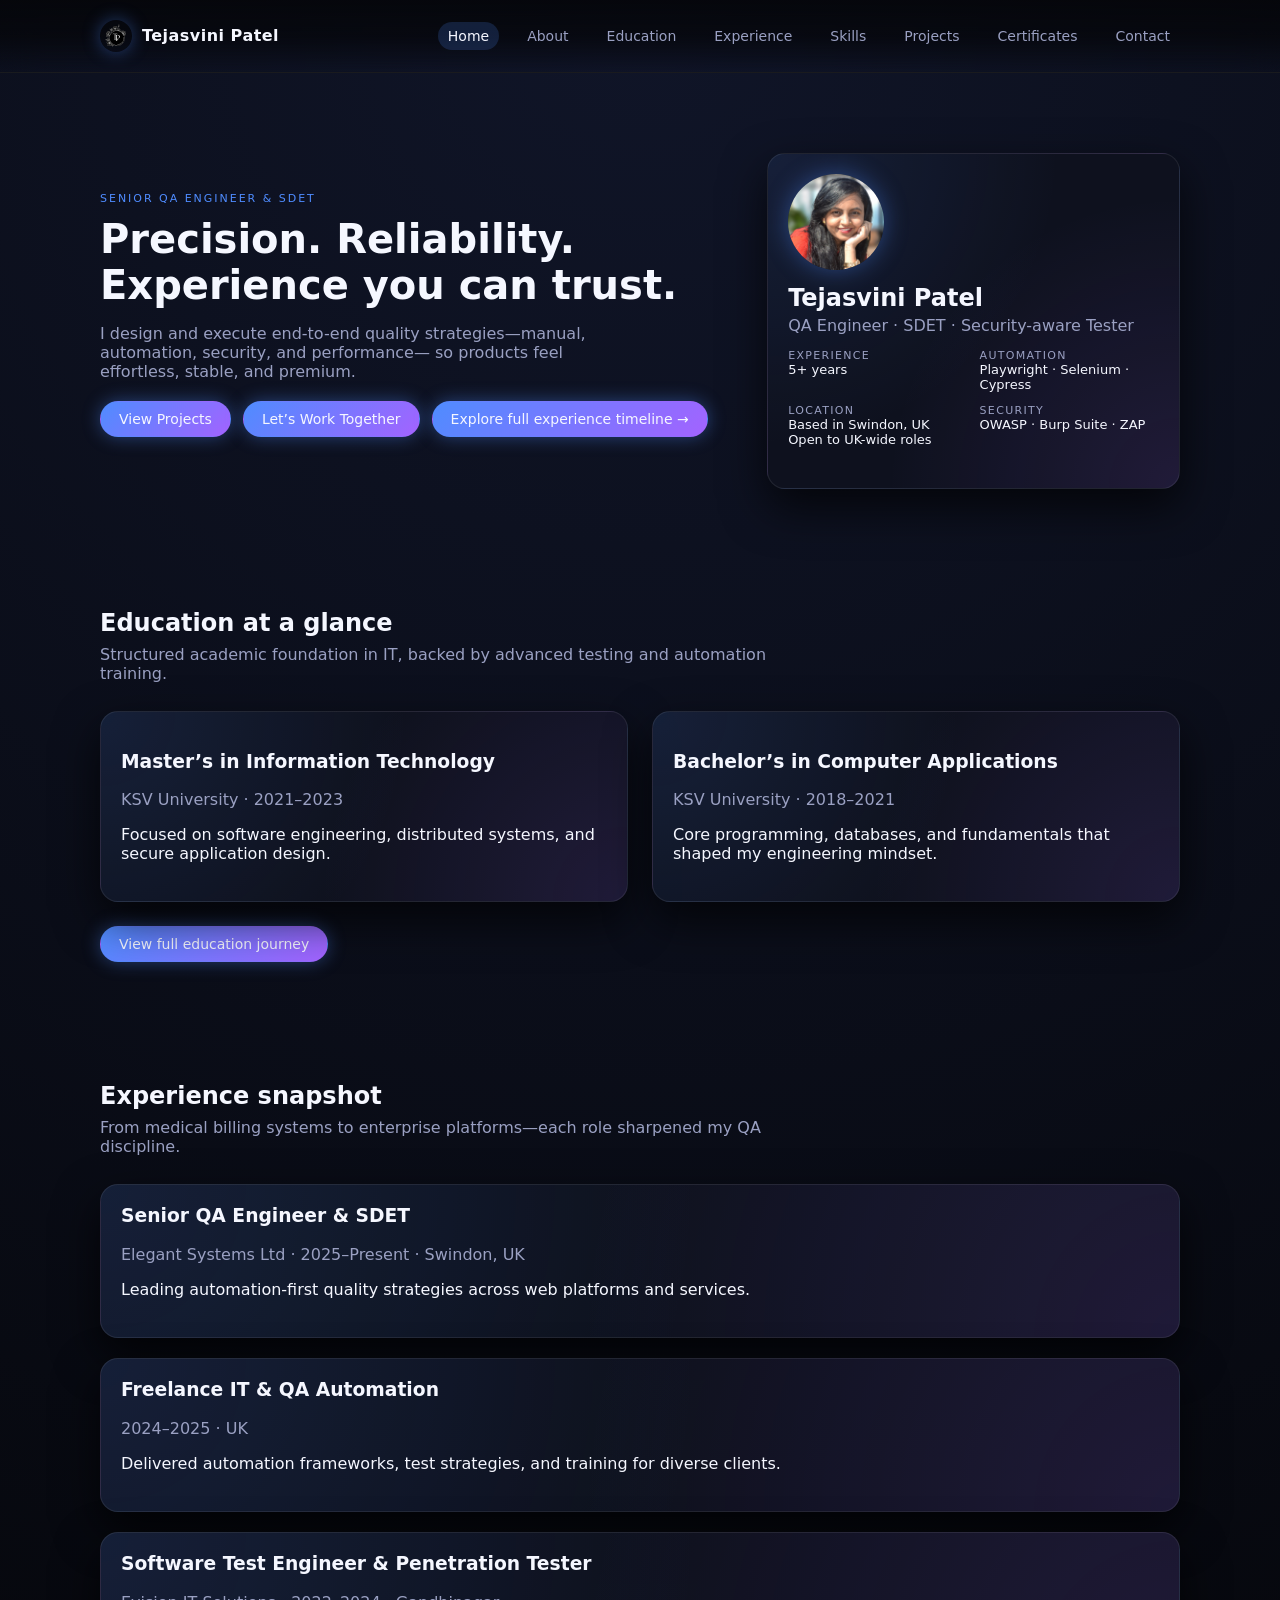
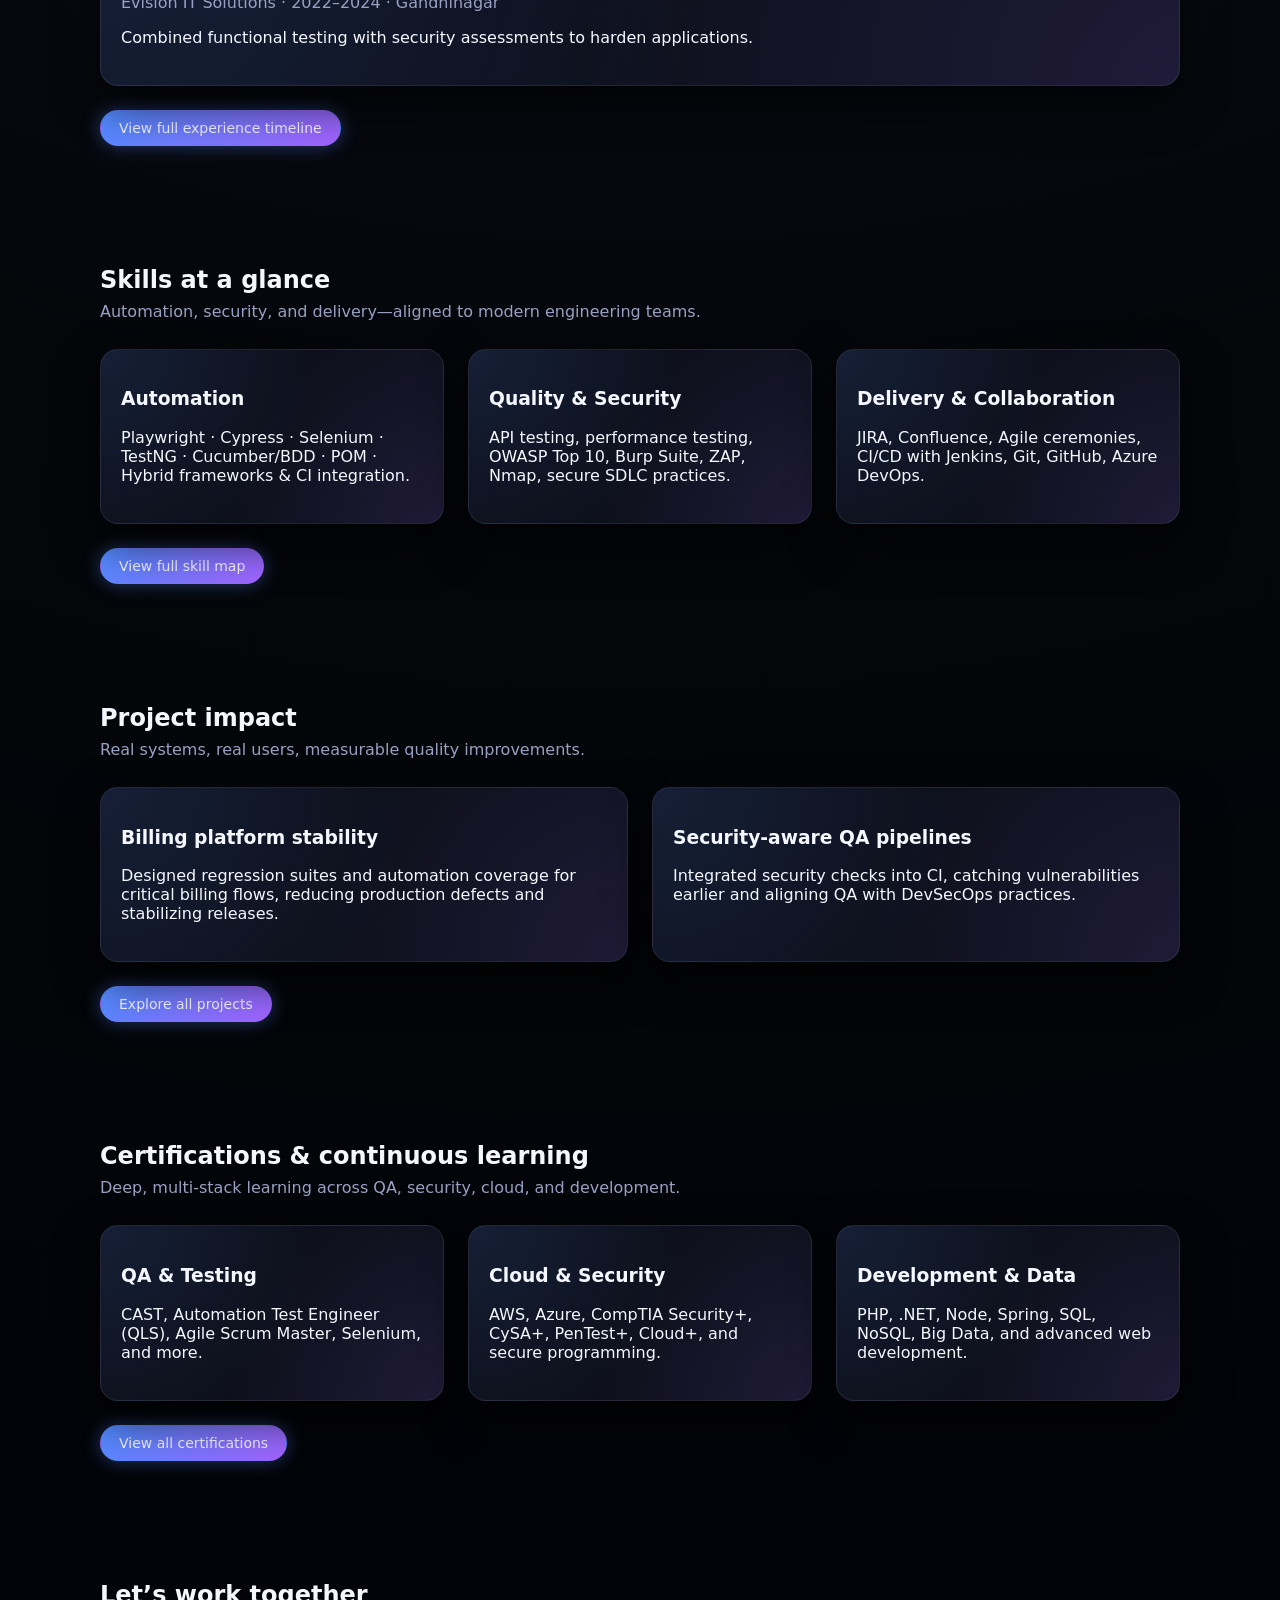
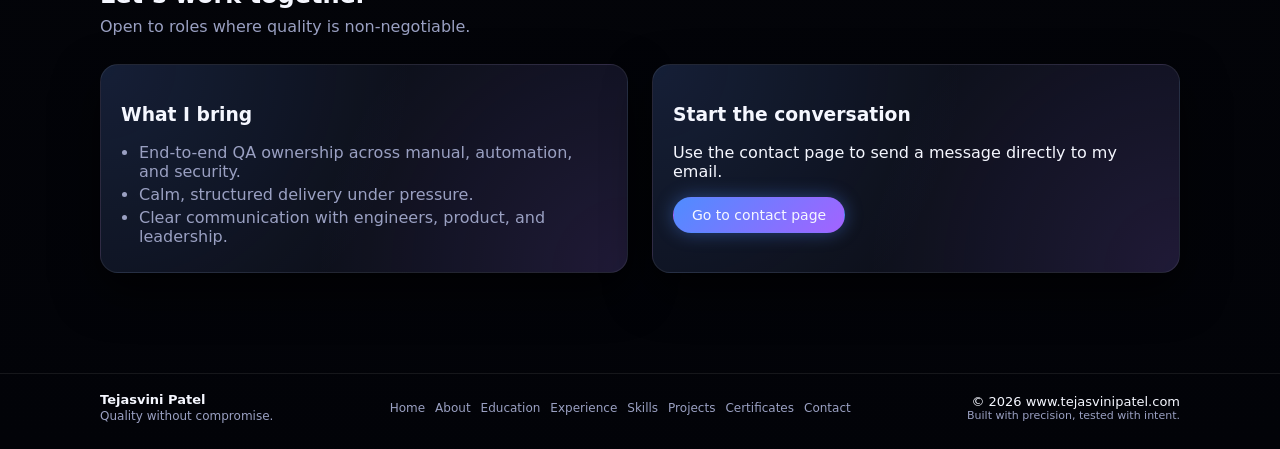
<file: index.html>
<!DOCTYPE html>
<html lang="en">
<head>
  <meta charset="UTF-8" />
  <title>Tejasvini Patel | Senior QA Engineer & SDET</title>
  <meta name="viewport" content="width=device-width, initial-scale=1" />
  <meta name="description" content="Senior QA Engineer & SDET – Precision, reliability, and end-to-end quality engineering by Tejasvini Patel." />
  <link rel="icon" type="image/png" href="favicon.png" />
  <link rel="stylesheet" href="style.css" />

  <!-- Basic structured data for name search -->
  <script type="application/ld+json">
  {
    "@context": "https://schema.org",
    "@type": "Person",
    "name": "Tejasvini Patel",
    "url": "https://www.tejasvinipatel.com",
    "jobTitle": "Senior QA Engineer & SDET",
    "address": {
      "@type": "PostalAddress",
      "addressLocality": "Swindon",
      "addressCountry": "UK"
    }
  }
  </script>
</head>
<body class="theme-dark">
  <header class="site-header glass-blur">
    <div class="nav-inner">
      <a href="index.html" class="brand">
        <img src="logo.png" alt="TP Logo" class="brand-logo" />
        <div class="brand-text">
          <span class="brand-name">Tejasvini Patel</span>
          <span class="brand-url"></span>
        </div>
      </a>
      <nav class="nav-links" id="navLinks">
        <a href="index.html" class="active">Home</a>
        <a href="about.html">About</a>
        <a href="education.html">Education</a>
        <a href="experience.html">Experience</a>
        <a href="skills.html">Skills</a>
        <a href="projects.html">Projects</a>
        <a href="certifications.html">Certificates</a>
        <a href="contact.html">Contact</a>
      </nav>
      <button class="nav-toggle" id="navToggle" aria-label="Toggle navigation">
        <span></span><span></span>
      </button>
    </div>
  </header>

  <main>
    <!-- HERO -->
    <section class="section hero section-observe">
      <div class="hero-grid">
        <div class="hero-main">
          <p class="eyebrow">SENIOR QA ENGINEER & SDET</p>
          <h1>Precision. Reliability. Experience you can trust.</h1>
          <p class="hero-sub">
            I design and execute end-to-end quality strategies—manual, automation, security, and performance—
            so products feel effortless, stable, and premium.
          </p>
          <div class="hero-actions">
            <a href="projects.html" class="btn primary btn-glow">View Projects</a>
            <a href="contact.html" class="btn primary btn-glow">Let’s Work Together</a>
            <a href="experience.html" class="btn primary btn-glow">Explore full experience timeline →</a>
          </div>
         
        </div>
        <aside class="hero-side glass-card">
          <img src="profile.png" alt="Tejasvini Patel" class="profile-photo" />
          <h2 class="card-title">Tejasvini Patel</h2>
          <p class="card-sub">QA Engineer · SDET · Security-aware Tester</p>
          <div class="card-grid">
            <div>
              <span class="label">Experience</span>
              <span class="value">5+ years</span>
            </div>
            <div>
              <span class="label">Automation</span>
              <span class="value">Playwright · Selenium · Cypress</span>
            </div>
            <div>
              <span class="label">Location</span>
              <span class="value">Based in Swindon, UK</span>
              <span class="value">Open to UK-wide roles</span> 
            </div>
            <div>
              <span class="label">Security</span>
              <span class="value">OWASP · Burp Suite · ZAP</span>
            </div>
          </div>
          <br>   
        </aside>
      </div>
    </section>

    <!-- EDUCATION OVERVIEW -->
    <section class="section section-observe">
      <div class="section-header">
        <h2>Education at a glance</h2>
        <p>Structured academic foundation in IT, backed by advanced testing and automation training.</p>
      </div>
      <div class="grid-2">
        <div class="glass-card">
          <h3>Master’s in Information Technology</h3>
          <p class="muted">KSV University · 2021–2023</p>
          <p>Focused on software engineering, distributed systems, and secure application design.</p>
        </div>
        <div class="glass-card">
          <h3>Bachelor’s in Computer Applications</h3>
          <p class="muted">KSV University · 2018–2021</p>
          <p>Core programming, databases, and fundamentals that shaped my engineering mindset.</p>
        </div>
      </div>
      <div class="section-cta">
        <a href="education.html" class="btn primary btn-glow">View full education journey</a>
      </div>
    </section>

    <!-- EXPERIENCE OVERVIEW -->
    <section class="section section-observe">
      <div class="section-header">
        <h2>Experience snapshot</h2>
        <p>From medical billing systems to enterprise platforms—each role sharpened my QA discipline.</p>
      </div>
      <div class="timeline-mini">
        <div class="timeline-item glass-card">
          <h3>Senior QA Engineer & SDET</h3>
          <p class="muted">Elegant Systems Ltd · 2025–Present · Swindon, UK</p>
          <p>Leading automation-first quality strategies across web platforms and services.</p>
        </div>
        <div class="timeline-item glass-card">
          <h3>Freelance IT & QA Automation</h3>
          <p class="muted">2024–2025 · UK</p>
          <p>Delivered automation frameworks, test strategies, and training for diverse clients.</p>
        </div>
        <div class="timeline-item glass-card">
          <h3>Software Test Engineer & Penetration Tester</h3>
          <p class="muted">Evision IT Solutions · 2022–2024 · Gandhinagar</p>
          <p>Combined functional testing with security assessments to harden applications.</p>
        </div>
      </div>
      <div class="section-cta">
        <a href="experience.html" class="btn primary btn-glow">View full experience timeline</a>
      </div>
    </section>

    <!-- SKILLS OVERVIEW -->
    <section class="section section-observe">
      <div class="section-header">
        <h2>Skills at a glance</h2>
        <p>Automation, security, and delivery—aligned to modern engineering teams.</p>
      </div>
      <div class="grid-3">
        <div class="glass-card">
          <h3>Automation</h3>
          <p>Playwright · Cypress · Selenium · TestNG · Cucumber/BDD · POM · Hybrid frameworks & CI integration.</p>
        </div>
        <div class="glass-card">
          <h3>Quality & Security</h3>
          <p>API testing, performance testing, OWASP Top 10, Burp Suite, ZAP, Nmap, secure SDLC practices.</p>
        </div>
        <div class="glass-card">
          <h3>Delivery & Collaboration</h3>
          <p>JIRA, Confluence, Agile ceremonies, CI/CD with Jenkins, Git, GitHub, Azure DevOps.</p>
        </div>
      </div>
      <div class="section-cta">
        <a href="skills.html" class="btn primary btn-glow">View full skill map</a>
      </div>
    </section>

    <!-- PROJECTS OVERVIEW -->
    <section class="section section-observe">
      <div class="section-header">
        <h2>Project impact</h2>
        <p>Real systems, real users, measurable quality improvements.</p>
      </div>
      <div class="grid-2">
        <div class="glass-card">
          <h3>Billing platform stability</h3>
          <p>Designed regression suites and automation coverage for critical billing flows, reducing production defects and stabilizing releases.</p>
        </div>
        <div class="glass-card">
          <h3>Security-aware QA pipelines</h3>
          <p>Integrated security checks into CI, catching vulnerabilities earlier and aligning QA with DevSecOps practices.</p>
        </div>
      </div>
      <div class="section-cta">
        <a href="projects.html" class="btn primary btn-glow">Explore all projects</a>
      </div>
    </section>

    <!-- CERTIFICATIONS OVERVIEW -->
    <section class="section section-observe">
      <div class="section-header">
        <h2>Certifications & continuous learning</h2>
        <p>Deep, multi-stack learning across QA, security, cloud, and development.</p>
      </div>
      <div class="grid-3">
        <div class="glass-card">
          <h3>QA & Testing</h3>
          <p>CAST, Automation Test Engineer (QLS), Agile Scrum Master, Selenium, and more.</p>
        </div>
        <div class="glass-card">
          <h3>Cloud & Security</h3>
          <p>AWS, Azure, CompTIA Security+, CySA+, PenTest+, Cloud+, and secure programming.</p>
        </div>
        <div class="glass-card">
          <h3>Development & Data</h3>
          <p>PHP, .NET, Node, Spring, SQL, NoSQL, Big Data, and advanced web development.</p>
        </div>
      </div>
      <div class="section-cta">
        <a href="certifications.html" class="btn primary btn-glow">View all certifications</a>
      </div>
    </section>

    <!-- CONTACT OVERVIEW -->
    <section class="section section-observe">
      <div class="section-header">
        <h2>Let’s work together</h2>
        <p>Open to roles where quality is non‑negotiable.</p>
      </div>
      <div class="grid-2">
        <div class="glass-card">
          <h3>What I bring</h3>
          <ul class="bullet-list">
            <li>End-to-end QA ownership across manual, automation, and security.</li>
            <li>Calm, structured delivery under pressure.</li>
            <li>Clear communication with engineers, product, and leadership.</li>
          </ul>
        </div>
        <div class="glass-card">
          <h3>Start the conversation</h3>
          <p>Use the contact page to send a message directly to my email.</p>
           <a href="contact.html" class="btn primary btn-glow">Go to contact page</a>
        </div>
      </div>
    </section>
  </main>

  <footer class="site-footer glass-blur">
    <div class="footer-inner">
      <div class="footer-left">
        <div class="footer-name">Tejasvini Patel</div>
        <div class="footer-tagline">Quality without compromise.</div>
      </div>
      <div class="footer-nav">
        <a href="index.html">Home</a>
        <a href="about.html">About</a>
        <a href="education.html">Education</a>
        <a href="experience.html">Experience</a>
        <a href="skills.html">Skills</a>
        <a href="projects.html">Projects</a>
        <a href="certifications.html">Certificates</a>
        <a href="contact.html">Contact</a>
      </div>
      <div class="footer-right">
        <div>© 2026 www.tejasvinipatel.com</div>
        <div class="footer-note">Built with precision, tested with intent.</div>
      </div>
    </div>
  </footer>

  <script src="script.js"></script>
</body>
</html>
</file>
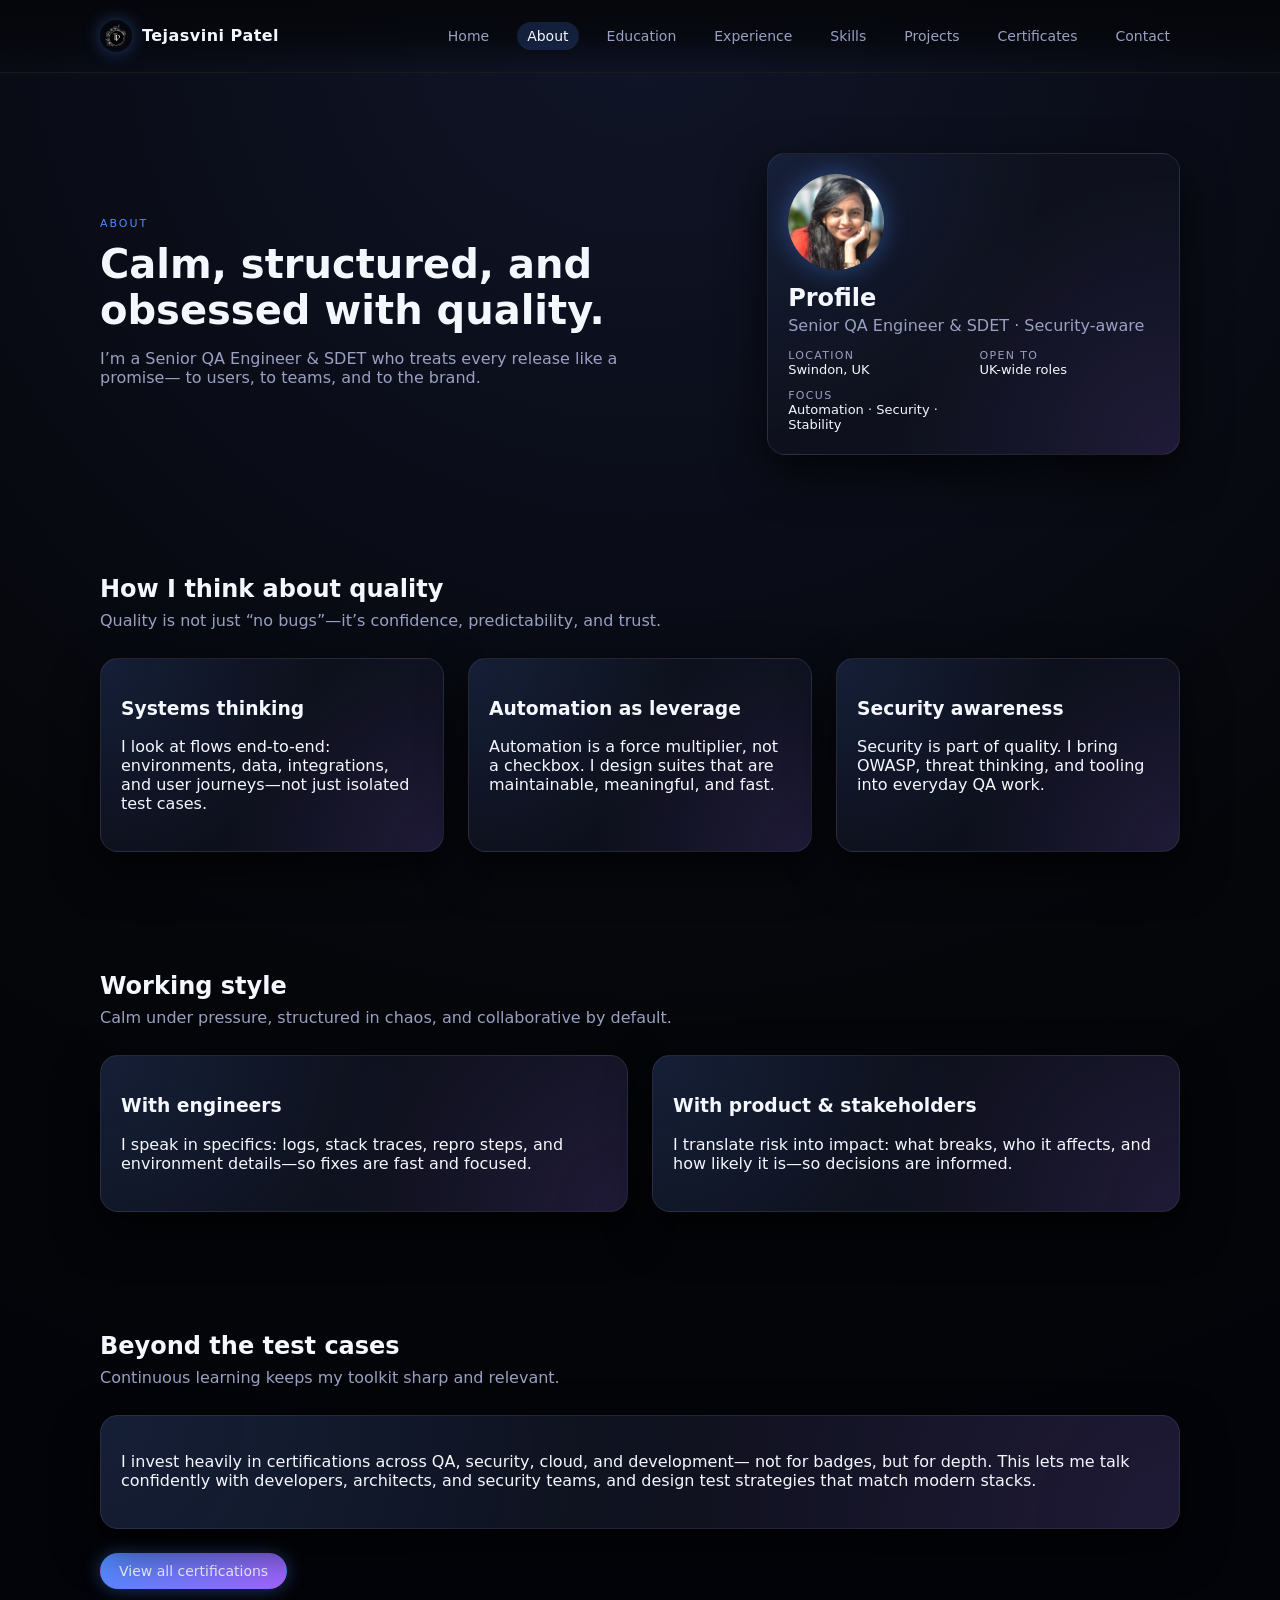
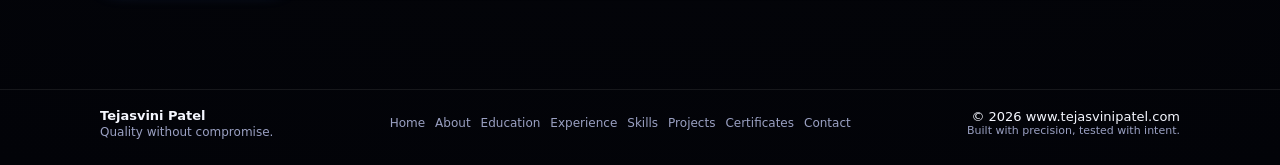
<file: about.html>
<!DOCTYPE html>
<html lang="en">
<head>
  <meta charset="UTF-8" />
  <title>About | Tejasvini Patel</title>
  <meta name="viewport" content="width=device-width, initial-scale=1" />
  <link rel="icon" type="image/png" href="favicon.png" />
  <link rel="stylesheet" href="style.css" />
</head>
<body class="theme-dark">
  <header class="site-header glass-blur">
    <div class="nav-inner">
      <a href="index.html" class="brand">
        <img src="logo.png" alt="TP Logo" class="brand-logo" />
        <div class="brand-text">
          <span class="brand-name">Tejasvini Patel</span>
          <span class="brand-url"></span>
        </div>
      </a>
      <nav class="nav-links" id="navLinks">
        <a href="index.html">Home</a>
        <a href="about.html" class="active">About</a>
        <a href="education.html">Education</a>
        <a href="experience.html">Experience</a>
        <a href="skills.html">Skills</a>
        <a href="projects.html">Projects</a>
        <a href="certifications.html">Certificates</a>
        <a href="contact.html">Contact</a>
      </nav>
      <button class="nav-toggle" id="navToggle" aria-label="Toggle navigation">
        <span></span><span></span>
      </button>
    </div>
  </header>

  <main>
    <section class="section hero section-observe">
      <div class="hero-grid">
        <div class="hero-main">
          <p class="eyebrow">ABOUT</p>
          <h1>Calm, structured, and obsessed with quality.</h1>
          <p class="hero-sub">
            I’m a Senior QA Engineer & SDET who treats every release like a promise—
            to users, to teams, and to the brand.
          </p>
        </div>
        <aside class="hero-side glass-card">
          <img src="profile.png" alt="Tejasvini Patel" class="profile-photo" />
          <h2 class="card-title">Profile</h2>
          <p class="card-sub">Senior QA Engineer & SDET · Security-aware</p>
          <div class="card-grid">
            <div>
              <span class="label">Location</span>
              <span class="value">Swindon, UK</span>
            </div>
            <div>
              <span class="label">Open to</span>
              <span class="value">UK-wide roles</span>
            </div>
            <div>
              <span class="label">Focus</span>
              <span class="value">Automation · Security · Stability</span>
            </div>
          </div>
        </aside>
      </div>
    </section>

    <section class="section section-observe">
      <div class="section-header">
        <h2>How I think about quality</h2>
        <p>Quality is not just “no bugs”—it’s confidence, predictability, and trust.</p>
      </div>
      <div class="grid-3">
        <div class="glass-card">
          <h3>Systems thinking</h3>
          <p>I look at flows end-to-end: environments, data, integrations, and user journeys—not just isolated test cases.</p>
        </div>
        <div class="glass-card">
          <h3>Automation as leverage</h3>
          <p>Automation is a force multiplier, not a checkbox. I design suites that are maintainable, meaningful, and fast.</p>
        </div>
        <div class="glass-card">
          <h3>Security awareness</h3>
          <p>Security is part of quality. I bring OWASP, threat thinking, and tooling into everyday QA work.</p>
        </div>
      </div>
    </section>

    <section class="section section-observe">
      <div class="section-header">
        <h2>Working style</h2>
        <p>Calm under pressure, structured in chaos, and collaborative by default.</p>
      </div>
      <div class="grid-2">
        <div class="glass-card">
          <h3>With engineers</h3>
          <p>I speak in specifics: logs, stack traces, repro steps, and environment details—so fixes are fast and focused.</p>
        </div>
        <div class="glass-card">
          <h3>With product & stakeholders</h3>
          <p>I translate risk into impact: what breaks, who it affects, and how likely it is—so decisions are informed.</p>
        </div>
      </div>
    </section>

    <section class="section section-observe">
      <div class="section-header">
        <h2>Beyond the test cases</h2>
        <p>Continuous learning keeps my toolkit sharp and relevant.</p>
      </div>
      <div class="glass-card">
        <p>
          I invest heavily in certifications across QA, security, cloud, and development—
          not for badges, but for depth. This lets me talk confidently with developers,
          architects, and security teams, and design test strategies that match modern stacks.
        </p>     
      </div>
      <div class="section-cta">
        <a href="certifications.html" class="btn primary btn-glow">View all certifications</a>
      </div>
    </section>
  </main>

  <footer class="site-footer glass-blur">
    <div class="footer-inner">
      <div class="footer-left">
        <div class="footer-name">Tejasvini Patel</div>
        <div class="footer-tagline">Quality without compromise.</div>
      </div>
      <div class="footer-nav">
        <a href="index.html">Home</a>
        <a href="about.html">About</a>
        <a href="education.html">Education</a>
        <a href="experience.html">Experience</a>
        <a href="skills.html">Skills</a>
        <a href="projects.html">Projects</a>
        <a href="certifications.html">Certificates</a>
        <a href="contact.html">Contact</a>
      </div>
      <div class="footer-right">
        <div>© 2026 www.tejasvinipatel.com</div>
        <div class="footer-note">Built with precision, tested with intent.</div>
      </div>
    </div>
  </footer>

  <script src="script.js"></script>
</body>
</html>
</file>
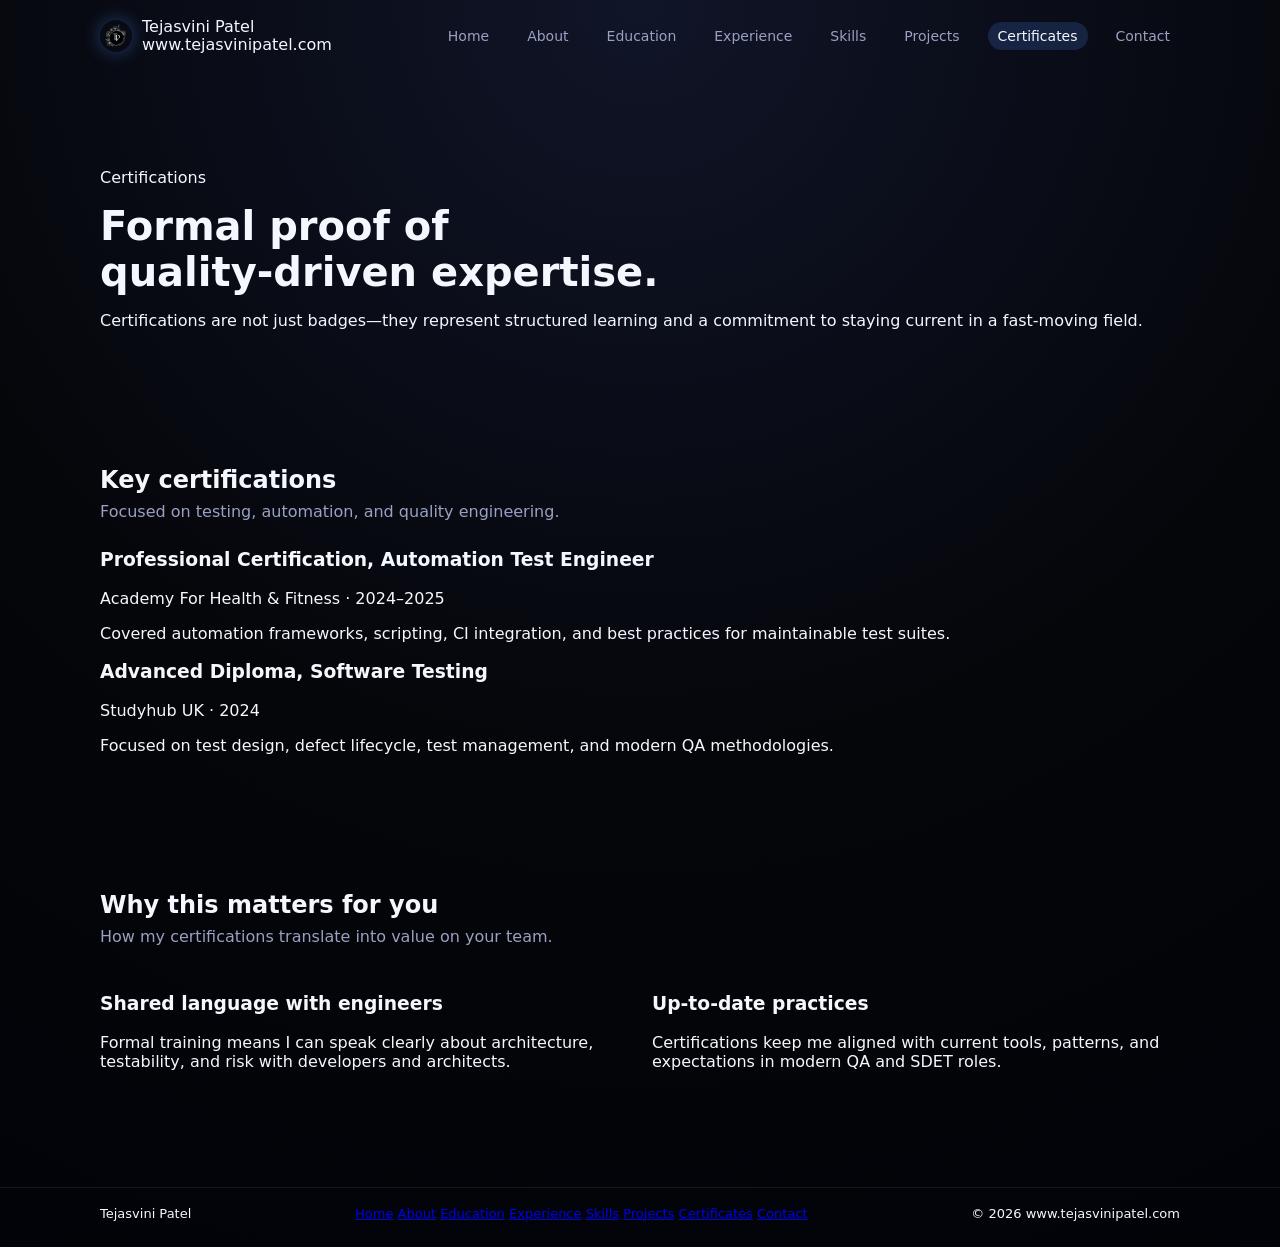
<file: certifications.html>
<!DOCTYPE html>
<html lang="en">
<head>
  <meta charset="UTF-8" />
  <title>Certifications | Tejasvini Patel</title>
  <meta name="viewport" content="width=device-width, initial-scale=1" />
  <meta name="description" content="Certifications of Tejasvini Patel – automation, software testing, and QA specialization." />
  <link rel="icon" type="image/png" href="favicon.png" />
  <link rel="stylesheet" href="style.css" />
  <script defer src="script.js"></script>
</head>
<body class="theme-dark">
  <div class="noise-layer"></div>
  <header class="nav-shell glass-blur">
    <div class="nav-inner">
      <a href="index.html" class="brand">
        <img src="logo.png" alt="TP Logo" class="brand-logo" />
        <div class="brand-text">
          <span class="brand-title">Tejasvini Patel</span>
          <span class="brand-subtitle">www.tejasvinipatel.com</span>
        </div>
      </a>
      <nav class="nav-links">
        <a href="index.html" class="nav-link">Home</a>
        <a href="about.html" class="nav-link">About</a>
        <a href="education.html" class="nav-link">Education</a>
        <a href="experience.html" class="nav-link">Experience</a>
        <a href="skills.html" class="nav-link">Skills</a>
        <a href="projects.html" class="nav-link">Projects</a>
        <a href="certifications.html" class="nav-link active">Certificates</a>
        <a href="contact.html" class="nav-link nav-cta">Contact</a>
      </nav>
      <button class="nav-toggle" aria-label="Toggle navigation">
        <span></span><span></span>
      </button>
    </div>
  </header>

  <main class="page page-certifications">
    <section class="section hero section-observe">
      <div class="hero-main glass-panel">
        <p class="hero-kicker">Certifications</p>
        <h1 class="hero-title">
          Formal proof of<br />
          <span class="accent-gradient">quality‑driven expertise.</span>
        </h1>
        <p class="hero-body">
          Certifications are not just badges—they represent structured learning and a commitment
          to staying current in a fast‑moving field.
        </p>
      </div>
    </section>

    <!-- Cert list -->
    <section class="section section-observe">
      <div class="section-header">
        <h2>Key certifications</h2>
        <p>Focused on testing, automation, and quality engineering.</p>
      </div>
      <div class="cert-grid">
        <div class="cert-card glass-panel">
          <h3>Professional Certification, Automation Test Engineer</h3>
          <p class="card-meta">Academy For Health &amp; Fitness · 2024–2025</p>
          <p>
            Covered automation frameworks, scripting, CI integration, and best practices for maintainable test suites.
          </p>
        </div>
        <div class="cert-card glass-panel">
          <h3>Advanced Diploma, Software Testing</h3>
          <p class="card-meta">Studyhub UK · 2024</p>
          <p>
            Focused on test design, defect lifecycle, test management, and modern QA methodologies.
          </p>
        </div>
      </div>
    </section>

    <!-- Deep section: Why certifications matter -->
    <section class="section section-observe">
      <div class="section-header">
        <h2>Why this matters for you</h2>
        <p>How my certifications translate into value on your team.</p>
      </div>
      <div class="grid-2">
        <div class="glass-panel">
          <h3>Shared language with engineers</h3>
          <p>
            Formal training means I can speak clearly about architecture, testability, and risk with developers
            and architects.
          </p>
        </div>
        <div class="glass-panel">
          <h3>Up‑to‑date practices</h3>
          <p>
            Certifications keep me aligned with current tools, patterns, and expectations in modern QA and SDET roles.
          </p>
        </div>
      </div>
    </section>
  </main>

  <footer class="site-footer glass-blur">
    <div class="footer-inner">
      <div class="footer-brand">
        <span class="footer-title">Tejasvini Patel</span>
      </div>
      <div class="footer-links">
        <a href="index.html">Home</a>
        <a href="about.html">About</a>
        <a href="education.html">Education</a>
        <a href="experience.html">Experience</a>
        <a href="skills.html">Skills</a>
        <a href="projects.html">Projects</a>
        <a href="certifications.html">Certificates</a>
        <a href="contact.html">Contact</a>
      </div>
      <div class="footer-meta">
        <span>© <span id="year"></span> www.tejasvinipatel.com</span>
      </div>
    </div>
  </footer>
</body>
</html>
</file>
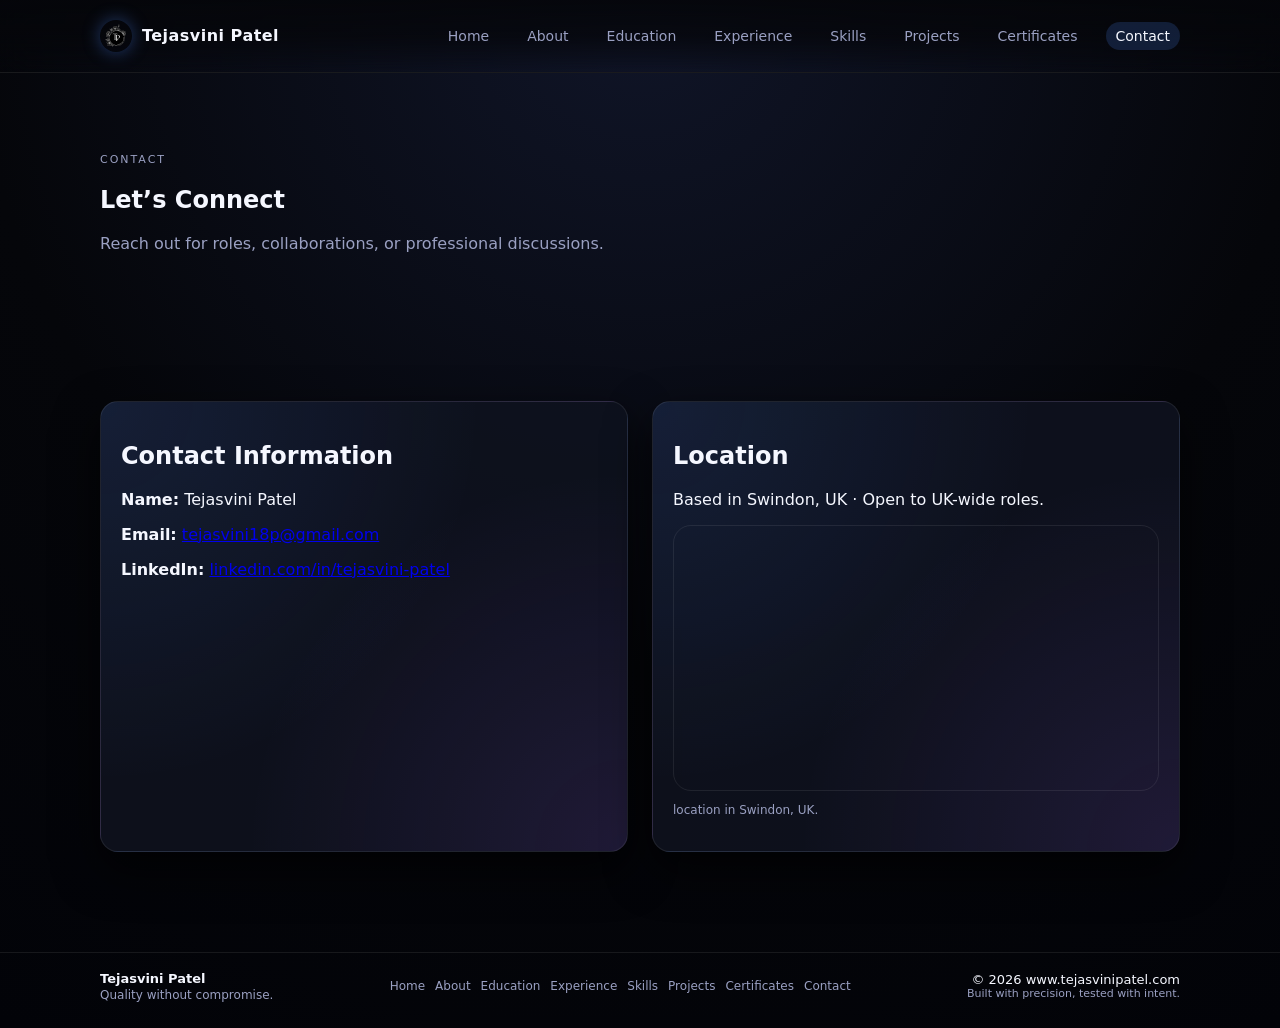
<file: contact.html>
<!DOCTYPE html>
<html lang="en">
<head>
  <meta charset="UTF-8" />
  <title>Contact | Tejasvini Patel</title>
  <meta name="viewport" content="width=device-width, initial-scale=1" />
  <link rel="icon" type="image/png" href="favicon.png" />
  <link rel="stylesheet" href="style.css" />
</head>

<body class="theme-dark">
  <header class="site-header glass-blur">
    <div class="nav-inner">
      <a href="index.html" class="brand">
        <img src="logo.png" alt="TP Logo" class="brand-logo" />
        <div class="brand-text">
          <span class="brand-name">Tejasvini Patel</span>
        </div>
      </a>

      <nav class="nav-links" id="navLinks">
        <a href="index.html">Home</a>
        <a href="about.html">About</a>
        <a href="education.html">Education</a>
        <a href="experience.html">Experience</a>
        <a href="skills.html">Skills</a>
        <a href="projects.html">Projects</a>
        <a href="certifications.html">Certificates</a>
        <a href="contact.html" class="active">Contact</a>
      </nav>

      <button class="nav-toggle" id="navToggle" aria-label="Toggle navigation">
        <span></span><span></span>
      </button>
    </div>
  </header>

  <main>
    <section class="section hero section-observe">
      <div class="section-header">
        <p class="eyebrow">CONTACT</p>
        <h1>Let’s Connect</h1>
        <p class="hero-sub">
          Reach out for roles, collaborations, or professional discussions.
        </p>
      </div>
    </section>

    <section class="section section-observe">
      <div class="grid-2">

        <!-- NEW CONTACT PANEL -->
        <div class="glass-card contact-panel">
          <h2>Contact Information</h2>

          <div class="contact-info">
            <p><strong>Name:</strong> Tejasvini Patel</p>

            <p><strong>Email:</strong>
              <a href="mailto:tejasvini18p@gmail.com">
                tejasvini18p@gmail.com
              </a>
            </p>

            <p><strong>LinkedIn:</strong>
              <a href="https://www.linkedin.com/in/tejasvini-patel/" target="_blank">
                linkedin.com/in/tejasvini-patel
              </a>
            </p>
          </div>

         
          <p id="copyStatus" class="muted small"></p>
        </div>

        <!-- MAP WITH RED PIN -->
        <div class="glass-card">
          <h2>Location</h2>
          <p>Based in Swindon, UK · Open to UK-wide roles.</p>

          <div class="map-container">
            <iframe
              title="Map - 35 Prospero Way, Swindon"
              src="https://www.google.com/maps?q=35+Prospero+Way,+Swindon,+UK&hl=en&z=15&output=embed"
              width="100%"
              height="260"
              style="border:0;"
              loading="lazy"
              referrerpolicy="no-referrer-when-downgrade">
            </iframe>
          </div>

          <p class="muted small">location in Swindon, UK.</p>
        </div>

      </div>
    </section>
  </main>

  <footer class="site-footer glass-blur">
    <div class="footer-inner">
      <div class="footer-left">
        <div class="footer-name">Tejasvini Patel</div>
        <div class="footer-tagline">Quality without compromise.</div>
      </div>

      <div class="footer-nav">
        <a href="index.html">Home</a>
        <a href="about.html">About</a>
        <a href="education.html">Education</a>
        <a href="experience.html">Experience</a>
        <a href="skills.html">Skills</a>
        <a href="projects.html">Projects</a>
        <a href="certifications.html">Certificates</a>
        <a href="contact.html">Contact</a>
      </div>

      <div class="footer-right">
        <div>© 2026 www.tejasvinipatel.com</div>
        <div class="footer-note">Built with precision, tested with intent.</div>
      </div>
    </div>
  </footer>

  <script>
    function copyEmail() {
      navigator.clipboard.writeText("tejasvini18p@gmail.com");
      const status = document.getElementById("copyStatus");
      status.textContent = "Email copied!";
      status.style.color = "#4caf50";
    }
  </script>

  <script src="script.js"></script>
</body>
</html>































<!--


<!DOCTYPE html>
<html lang="en">
<head>
  <meta charset="UTF-8" />
  <title>Contact | Tejasvini Patel</title>
  <meta name="viewport" content="width=device-width, initial-scale=1" />
  <link rel="icon" type="image/png" href="favicon.png" />
  <link rel="stylesheet" href="style.css" />
</head>

<body class="theme-dark">
  <header class="site-header glass-blur">
    <div class="nav-inner">
      <a href="index.html" class="brand">
        <img src="logo.png" alt="TP Logo" class="brand-logo" />
        <div class="brand-text">
          <span class="brand-name">Tejasvini Patel</span>
          <span class="brand-url"></span>
        </div>
      </a>

      <nav class="nav-links" id="navLinks">
        <a href="index.html">Home</a>
        <a href="about.html">About</a>
        <a href="education.html">Education</a>
        <a href="experience.html">Experience</a>
        <a href="skills.html">Skills</a>
        <a href="projects.html">Projects</a>
        <a href="certifications.html">Certificates</a>
        <a href="contact.html" class="active">Contact</a>
      </nav>

      <button class="nav-toggle" id="navToggle" aria-label="Toggle navigation">
        <span></span><span></span>
      </button>
    </div>
  </header>

  <main>
    <section class="section hero section-observe">
      <div class="section-header">
        <p class="eyebrow">CONTACT</p>
        <h1>Let’s talk about quality.</h1>
        <p class="hero-sub">
          Whether it’s a role, a project, or a collaboration—if quality matters to you, I’d love to hear from you.
        </p>
      </div>
    </section>

    <section class="section section-observe">
      <div class="grid-2">

        <!-- CONTACT FORM --
        <div class="glass-card">
          <h2>Send a message</h2>

          <form id="contactForm" class="contact-form">
            <div class="form-group">
              <label for="name">Name</label>
              <input id="name" name="name" type="text" required />
            </div>

            <div class="form-group">
              <label for="email">Email</label>
              <input id="email" name="email" type="email" required />
            </div>

            <div class="form-group">
              <label for="subject">Subject</label>
              <input id="subject" name="subject" type="text" required />
            </div>

            <div class="form-group">
              <label for="message">Message</label>
              <textarea id="message" name="message" rows="5" required></textarea>
            </div>

            <button type="submit" class="btn primary btn-glow">Send message</button>
          </form>

          <p id="formStatus" class="muted small"></p>
        </div>

        <!-- MAP --
        <div class="glass-card">
          <h2>Location</h2>
          <p>Based in Swindon, UK · Open to UK-wide roles.</p>

          <div class="map-container">
            <iframe
              title="Map - Swindon, UK"
              src="https://www.google.com/maps/embed?pb=!1m18!1m12!1m3!1d2464.889947955!2d-1.792!3d51.555!2m3!1f0!2f0!3f0!3m2!1i1024!2i768!4f13.1!3m3!1m2!1s0x4871443b0c0b0001%3A0x0000000000000000!2sSwindon!5e0!3m2!1sen!2suk!4v1700000000000"
              width="100%"
              height="260"
              style="border:0;"
              loading="lazy"
              referrerpolicy="no-referrer-when-downgrade">
            </iframe>
          </div>

          <p class="muted small">Red pin indicates Swindon, UK as base location.</p>
        </div>

      </div>
    </section>
  </main>

  <footer class="site-footer glass-blur">
    <div class="footer-inner">
      <div class="footer-left">
        <div class="footer-name">Tejasvini Patel</div>
        <div class="footer-tagline">Quality without compromise.</div>
      </div>

      <div class="footer-nav">
        <a href="index.html">Home</a>
        <a href="about.html">About</a>
        <a href="education.html">Education</a>
        <a href="experience.html">Experience</a>
        <a href="skills.html">Skills</a>
        <a href="projects.html">Projects</a>
        <a href="certifications.html">Certificates</a>
        <a href="contact.html">Contact</a>
      </div>

      <div class="footer-right">
        <div>© 2026 www.tejasvinipatel.com</div>
        <div class="footer-note">Built with precision, tested with intent.</div>
      </div>
    </div>
  </footer>

  <!-- EMAILJS SCRIPT --
  <script src="https://cdn.jsdelivr.net/npm/emailjs-com@3/dist/email.min.js"></script>

  <script>
    (function() {
      emailjs.init("uYXYzgVNwfbLfBOXc"); 
    })();
  </script>

  <script>
    document.getElementById("contactForm").addEventListener("submit", function(e) {
      e.preventDefault();

      const formStatus = document.getElementById("formStatus");

      emailjs.send("service_g9ezcrw", "service_g9ezcrw", {
        name: document.getElementById("name").value,
        email: document.getElementById("email").value,
        subject: document.getElementById("subject").value,
        message: document.getElementById("message").value
      })
      .then(function() {
        formStatus.textContent = "Message sent successfully!";
        formStatus.style.color = "#4caf50";
        document.getElementById("contactForm").reset();
      }, function(error) {
        formStatus.textContent = "Failed to send message. Try again.";
        formStatus.style.color = "#ff5252";
      });
    });
  </script>

  <script src="script.js"></script>
</body>
</html>
-->
</file>
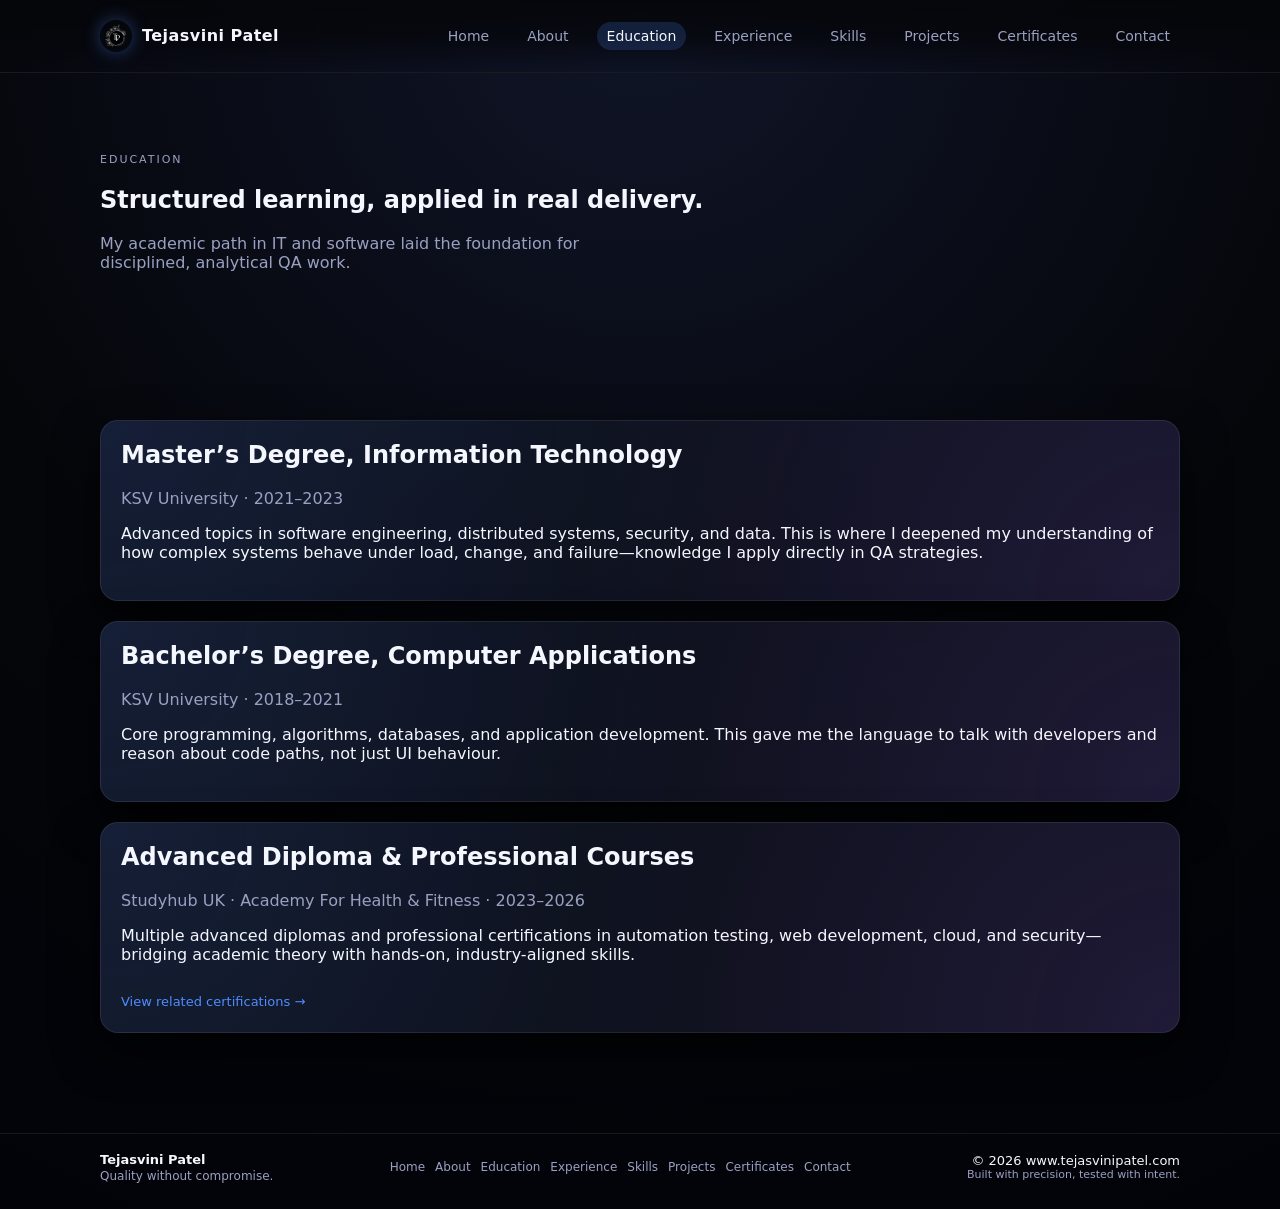
<file: education.html>
<!DOCTYPE html>
<html lang="en">
<head>
  <meta charset="UTF-8" />
  <title>Education | Tejasvini Patel</title>
  <meta name="viewport" content="width=device-width, initial-scale=1" />
  <link rel="icon" type="image/png" href="favicon.png" />
  <link rel="stylesheet" href="style.css" />
</head>
<body class="theme-dark">
  <header class="site-header glass-blur">
    <div class="nav-inner">
      <a href="index.html" class="brand">
        <img src="logo.png" alt="TP Logo" class="brand-logo" />
        <div class="brand-text">
          <span class="brand-name">Tejasvini Patel</span>
          <span class="brand-url"></span>
        </div>
      </a>
      <nav class="nav-links" id="navLinks">
        <a href="index.html">Home</a>
        <a href="about.html">About</a>
        <a href="education.html" class="active">Education</a>
        <a href="experience.html">Experience</a>
        <a href="skills.html">Skills</a>
        <a href="projects.html">Projects</a>
        <a href="certifications.html">Certificates</a>
        <a href="contact.html">Contact</a>
      </nav>
      <button class="nav-toggle" id="navToggle" aria-label="Toggle navigation">
        <span></span><span></span>
      </button>
    </div>
  </header>

  <main>
    <section class="section hero section-observe">
      <div class="section-header">
        <p class="eyebrow">EDUCATION</p>
        <h1>Structured learning, applied in real delivery.</h1>
        <p class="hero-sub">
          My academic path in IT and software laid the foundation for disciplined, analytical QA work.
        </p>
      </div>
    </section>

    <section class="section section-observe">
      <div class="timeline">
        <div class="timeline-item glass-card">
          <h2>Master’s Degree, Information Technology</h2>
          <p class="muted">KSV University · 2021–2023</p>
          <p>
            Advanced topics in software engineering, distributed systems, security, and data.
            This is where I deepened my understanding of how complex systems behave under load,
            change, and failure—knowledge I apply directly in QA strategies.
          </p>
        </div>
        <div class="timeline-item glass-card">
          <h2>Bachelor’s Degree, Computer Applications</h2>
          <p class="muted">KSV University · 2018–2021</p>
          <p>
            Core programming, algorithms, databases, and application development.
            This gave me the language to talk with developers and reason about code paths,
            not just UI behaviour.
          </p>
        </div>
        <div class="timeline-item glass-card">
          <h2>Advanced Diploma & Professional Courses</h2>
          <p class="muted">Studyhub UK · Academy For Health & Fitness · 2023–2026</p>
          <p>
            Multiple advanced diplomas and professional certifications in automation testing,
            web development, cloud, and security—bridging academic theory with hands-on,
            industry-aligned skills.
          </p>
          <a href="certifications.html" class="card-link">View related certifications →</a>
        </div>
      </div>
    </section>
  </main>

  <footer class="site-footer glass-blur">
    <div class="footer-inner">
      <div class="footer-left">
        <div class="footer-name">Tejasvini Patel</div>
        <div class="footer-tagline">Quality without compromise.</div>
      </div>
      <div class="footer-nav">
        <a href="index.html">Home</a>
        <a href="about.html">About</a>
        <a href="education.html">Education</a>
        <a href="experience.html">Experience</a>
        <a href="skills.html">Skills</a>
        <a href="projects.html">Projects</a>
        <a href="certifications.html">Certificates</a>
        <a href="contact.html">Contact</a>
      </div>
      <div class="footer-right">
        <div>© 2026 www.tejasvinipatel.com</div>
        <div class="footer-note">Built with precision, tested with intent.</div>
      </div>
    </div>
  </footer>

  <script src="script.js"></script>
</body>
</html>
</file>
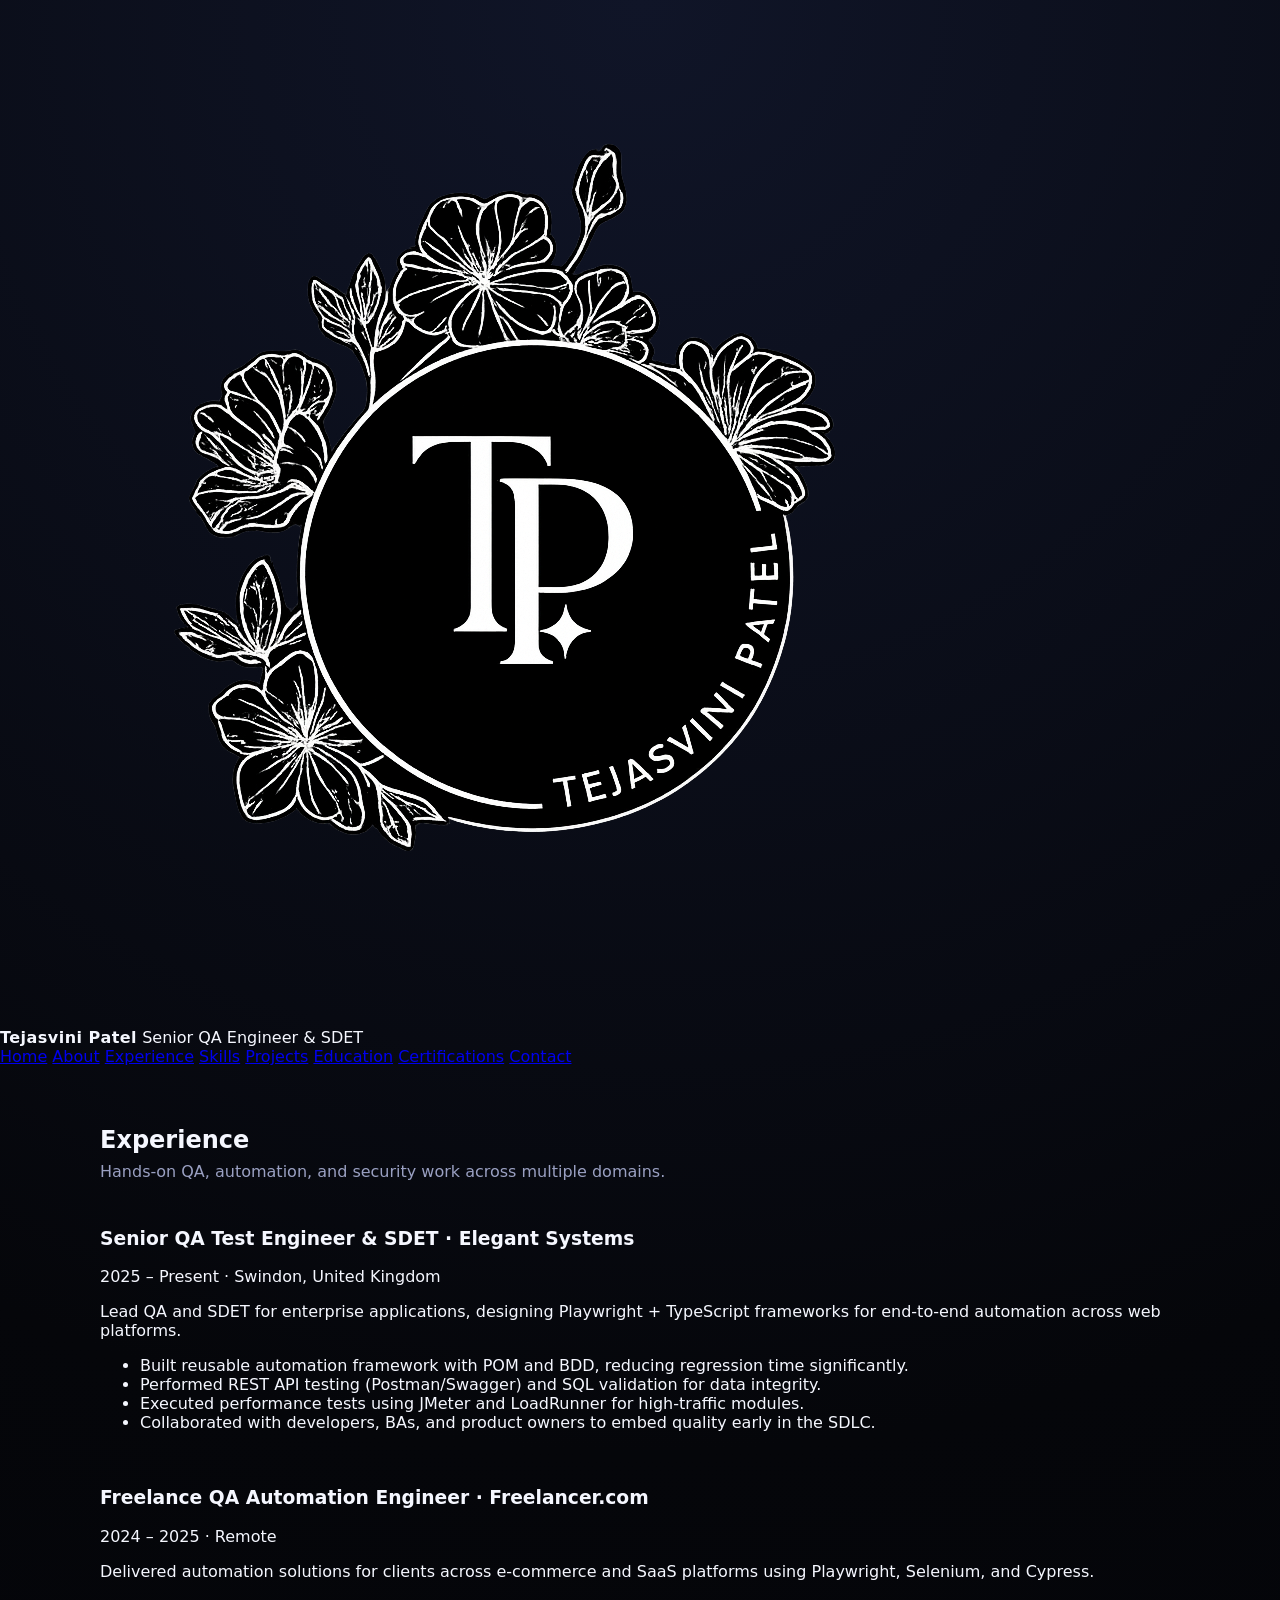
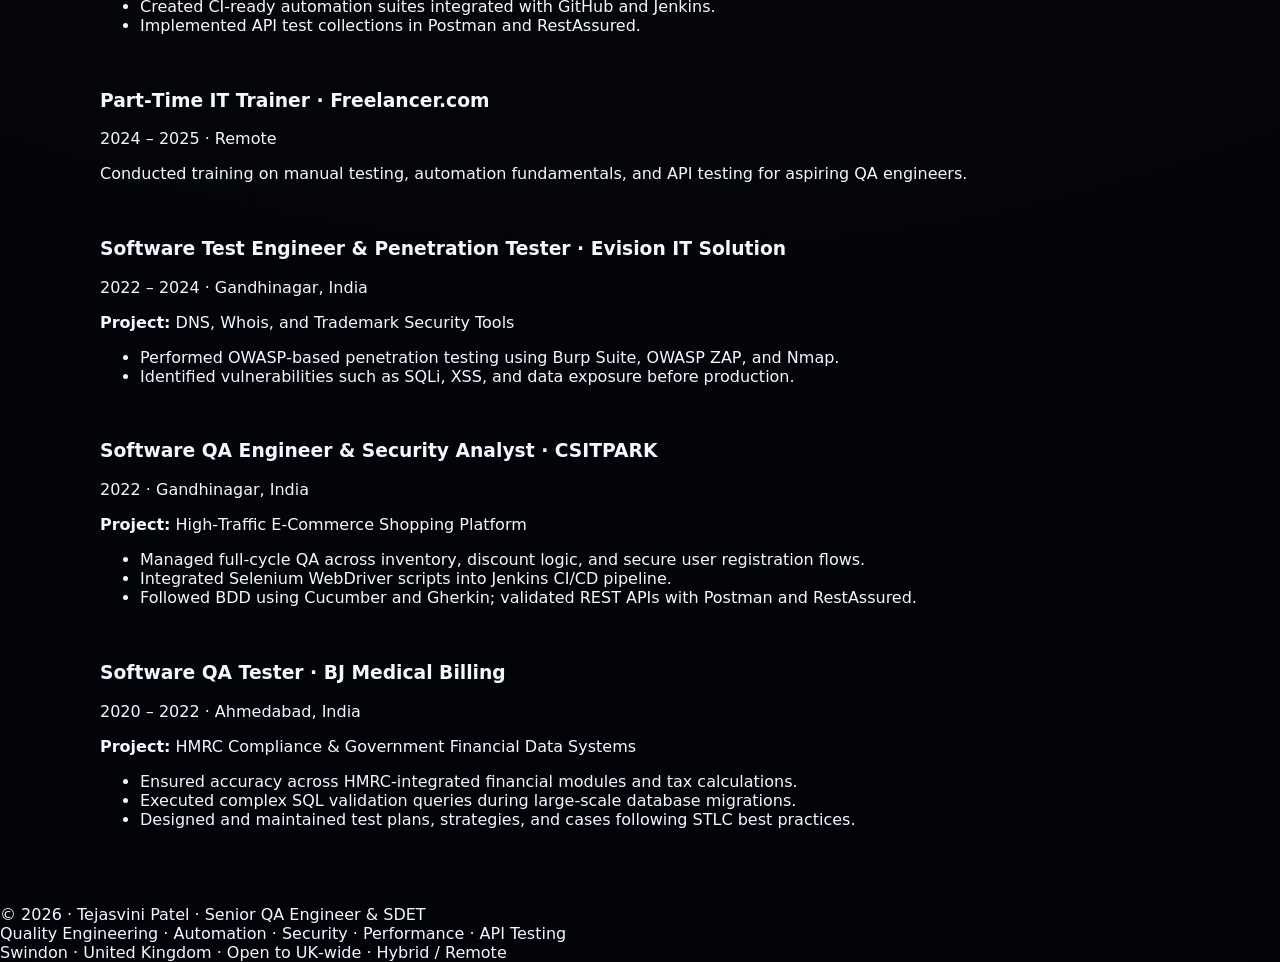
<file: Experience.html>
<!DOCTYPE html>
<html lang="en">
<head>
  <meta charset="UTF-8" />
  <meta name="viewport" content="width=device-width, initial-scale=1.0" />
  <title>Experience | Tejasvini Patel</title>
  <meta name="author" content="Tejasvini Patel">
  <link rel="icon" type="image/png" href="logo.png">
  <link rel="apple-touch-icon" href="logo.png">
  <link rel="shortcut icon" href="logo.png">
  <link rel="stylesheet" href="style.css">
</head>
<body>
<header class="topbar">
  <div class="topbar-left">
    <img src="logo.png" alt="Logo" class="logo">
    <div class="brand-block">
      <span class="brand-name">Tejasvini Patel</span>
      <span class="brand-role">Senior QA Engineer & SDET</span>
    </div>
  </div>
  <nav class="nav">
    <a href="index.html">Home</a>
    <a href="about.html">About</a>
    <a href="experience.html" class="active">Experience</a>
    <a href="skills.html">Skills</a>
    <a href="projects.html">Projects</a>
    <a href="education.html">Education</a>
    <a href="certifications.html">Certifications</a>
    <a href="contact.html">Contact</a>
  </nav>
</header>

<main>
  <section class="section">
    <div class="section-header reveal">
      <h2>Experience</h2>
      <p>Hands‑on QA, automation, and security work across multiple domains.</p>
    </div>

    <div class="timeline">

      <article class="card elevate reveal">
        <h3>Senior QA Test Engineer & SDET · Elegant Systems</h3>
        <p class="meta">2025 – Present · Swindon, United Kingdom</p>
        <p>
          Lead QA and SDET for enterprise applications, designing Playwright + TypeScript frameworks for
          end‑to‑end automation across web platforms.
        </p>
        <ul class="list">
          <li>Built reusable automation framework with POM and BDD, reducing regression time significantly.</li>
          <li>Performed REST API testing (Postman/Swagger) and SQL validation for data integrity.</li>
          <li>Executed performance tests using JMeter and LoadRunner for high‑traffic modules.</li>
          <li>Collaborated with developers, BAs, and product owners to embed quality early in the SDLC.</li>
        </ul>
      </article>

      <article class="card elevate reveal">
        <h3>Freelance QA Automation Engineer · Freelancer.com</h3>
        <p class="meta">2024 – 2025 · Remote</p>
        <p>
          Delivered automation solutions for clients across e‑commerce and SaaS platforms using Playwright,
          Selenium, and Cypress.
        </p>
        <ul class="list">
          <li>Created CI‑ready automation suites integrated with GitHub and Jenkins.</li>
          <li>Implemented API test collections in Postman and RestAssured.</li>
        </ul>
      </article>

      <article class="card elevate reveal">
        <h3>Part‑Time IT Trainer · Freelancer.com</h3>
        <p class="meta">2024 – 2025 · Remote</p>
        <p>
          Conducted training on manual testing, automation fundamentals, and API testing for aspiring QA engineers.
        </p>
      </article>

      <article class="card elevate reveal">
        <h3>Software Test Engineer & Penetration Tester · Evision IT Solution</h3>
        <p class="meta">2022 – 2024 · Gandhinagar, India</p>
        <p><strong>Project:</strong> DNS, Whois, and Trademark Security Tools</p>
        <ul class="list">
          <li>Performed OWASP‑based penetration testing using Burp Suite, OWASP ZAP, and Nmap.</li>
          <li>Identified vulnerabilities such as SQLi, XSS, and data exposure before production.</li>
        </ul>
      </article>

      <article class="card elevate reveal">
        <h3>Software QA Engineer & Security Analyst · CSITPARK</h3>
        <p class="meta">2022 · Gandhinagar, India</p>
        <p><strong>Project:</strong> High‑Traffic E‑Commerce Shopping Platform</p>
        <ul class="list">
          <li>Managed full‑cycle QA across inventory, discount logic, and secure user registration flows.</li>
          <li>Integrated Selenium WebDriver scripts into Jenkins CI/CD pipeline.</li>
          <li>Followed BDD using Cucumber and Gherkin; validated REST APIs with Postman and RestAssured.</li>
        </ul>
      </article>

      <article class="card elevate reveal">
        <h3>Software QA Tester · BJ Medical Billing</h3>
        <p class="meta">2020 – 2022 · Ahmedabad, India</p>
        <p><strong>Project:</strong> HMRC Compliance & Government Financial Data Systems</p>
        <ul class="list">
          <li>Ensured accuracy across HMRC‑integrated financial modules and tax calculations.</li>
          <li>Executed complex SQL validation queries during large‑scale database migrations.</li>
          <li>Designed and maintained test plans, strategies, and cases following STLC best practices.</li>
        </ul>
      </article>

    </div>
  </section>
</main>

<footer class="footer">
  <div>© 2026 · Tejasvini Patel · Senior QA Engineer & SDET</div>
  <div>Quality Engineering · Automation · Security · Performance · API Testing</div>
  <div>Swindon · United Kingdom · Open to UK‑wide · Hybrid / Remote</div>
</footer>

<script src="script.js"></script>
</body>
</html>
</file>
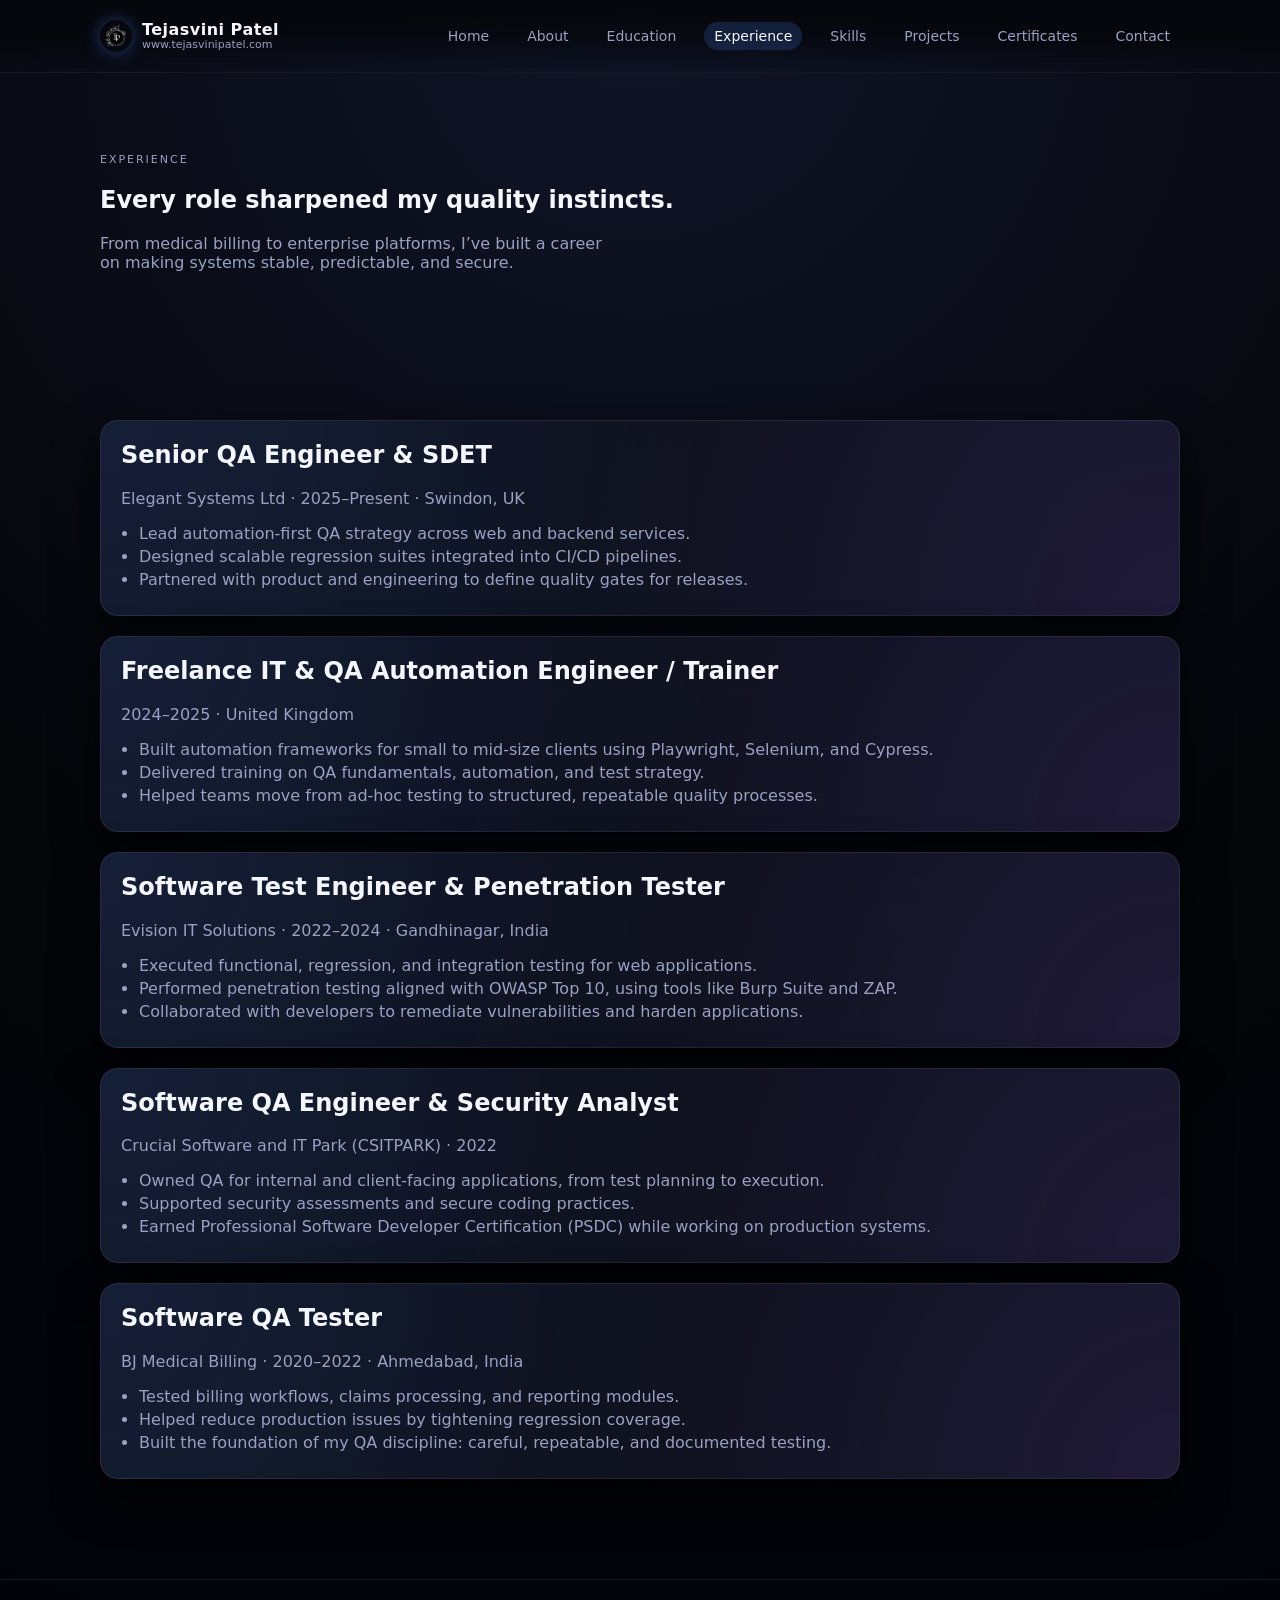
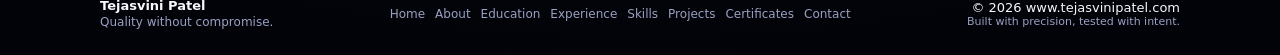
<file: experience.html>
<!DOCTYPE html>
<html lang="en">
<head>
  <meta charset="UTF-8" />
  <title>Experience | Tejasvini Patel</title>
  <meta name="viewport" content="width=device-width, initial-scale=1" />
  <link rel="icon" type="image/png" href="favicon.png" />
  <link rel="stylesheet" href="style.css" />
</head>
<body class="theme-dark">
  <header class="site-header glass-blur">
    <div class="nav-inner">
      <a href="index.html" class="brand">
        <img src="logo.png" alt="TP Logo" class="brand-logo" />
        <div class="brand-text">
          <span class="brand-name">Tejasvini Patel</span>
          <span class="brand-url">www.tejasvinipatel.com</span>
        </div>
      </a>
      <nav class="nav-links" id="navLinks">
        <a href="index.html">Home</a>
        <a href="about.html">About</a>
        <a href="education.html">Education</a>
        <a href="experience.html" class="active">Experience</a>
        <a href="skills.html">Skills</a>
        <a href="projects.html">Projects</a>
        <a href="certifications.html">Certificates</a>
        <a href="contact.html">Contact</a>
      </nav>
      <button class="nav-toggle" id="navToggle" aria-label="Toggle navigation">
        <span></span><span></span>
      </button>
    </div>
  </header>

  <main>
    <section class="section hero section-observe">
      <div class="section-header">
        <p class="eyebrow">EXPERIENCE</p>
        <h1>Every role sharpened my quality instincts.</h1>
        <p class="hero-sub">
          From medical billing to enterprise platforms, I’ve built a career on making systems stable, predictable, and secure.
        </p>
      </div>
    </section>

    <section class="section section-observe">
      <div class="timeline">
        <!-- 1 Elegant -->
        <div class="timeline-item glass-card">
          <h2>Senior QA Engineer & SDET</h2>
          <p class="muted">Elegant Systems Ltd · 2025–Present · Swindon, UK</p>
          <ul class="bullet-list">
            <li>Lead automation-first QA strategy across web and backend services.</li>
            <li>Designed scalable regression suites integrated into CI/CD pipelines.</li>
            <li>Partnered with product and engineering to define quality gates for releases.</li>
          </ul>
        </div>

        <!-- 2 Freelance -->
        <div class="timeline-item glass-card">
          <h2>Freelance IT & QA Automation Engineer / Trainer</h2>
          <p class="muted">2024–2025 · United Kingdom</p>
          <ul class="bullet-list">
            <li>Built automation frameworks for small to mid-size clients using Playwright, Selenium, and Cypress.</li>
            <li>Delivered training on QA fundamentals, automation, and test strategy.</li>
            <li>Helped teams move from ad-hoc testing to structured, repeatable quality processes.</li>
          </ul>
        </div>

        <!-- 3 Evision -->
        <div class="timeline-item glass-card">
          <h2>Software Test Engineer & Penetration Tester</h2>
          <p class="muted">Evision IT Solutions · 2022–2024 · Gandhinagar, India</p>
          <ul class="bullet-list">
            <li>Executed functional, regression, and integration testing for web applications.</li>
            <li>Performed penetration testing aligned with OWASP Top 10, using tools like Burp Suite and ZAP.</li>
            <li>Collaborated with developers to remediate vulnerabilities and harden applications.</li>
          </ul>
        </div>

        <!-- 4 Crucial -->
        <div class="timeline-item glass-card">
          <h2>Software QA Engineer & Security Analyst</h2>
          <p class="muted">Crucial Software and IT Park (CSITPARK) · 2022</p>
          <ul class="bullet-list">
            <li>Owned QA for internal and client-facing applications, from test planning to execution.</li>
            <li>Supported security assessments and secure coding practices.</li>
            <li>Earned Professional Software Developer Certification (PSDC) while working on production systems.</li>
          </ul>
        </div>

        <!-- 5 BJ Medical -->
        <div class="timeline-item glass-card">
          <h2>Software QA Tester</h2>
          <p class="muted">BJ Medical Billing · 2020–2022 · Ahmedabad, India</p>
          <ul class="bullet-list">
            <li>Tested billing workflows, claims processing, and reporting modules.</li>
            <li>Helped reduce production issues by tightening regression coverage.</li>
            <li>Built the foundation of my QA discipline: careful, repeatable, and documented testing.</li>
          </ul>
        </div>
      </div>
    </section>
  </main>

  <footer class="site-footer glass-blur">
    <div class="footer-inner">
      <div class="footer-left">
        <div class="footer-name">Tejasvini Patel</div>
        <div class="footer-tagline">Quality without compromise.</div>
      </div>
      <div class="footer-nav">
        <a href="index.html">Home</a>
        <a href="about.html">About</a>
        <a href="education.html">Education</a>
        <a href="experience.html">Experience</a>
        <a href="skills.html">Skills</a>
        <a href="projects.html">Projects</a>
        <a href="certifications.html">Certificates</a>
        <a href="contact.html">Contact</a>
      </div>
      <div class="footer-right">
        <div>© 2026 www.tejasvinipatel.com</div>
        <div class="footer-note">Built with precision, tested with intent.</div>
      </div>
    </div>
  </footer>

  <script src="script.js"></script>
</body>
</html>
</file>
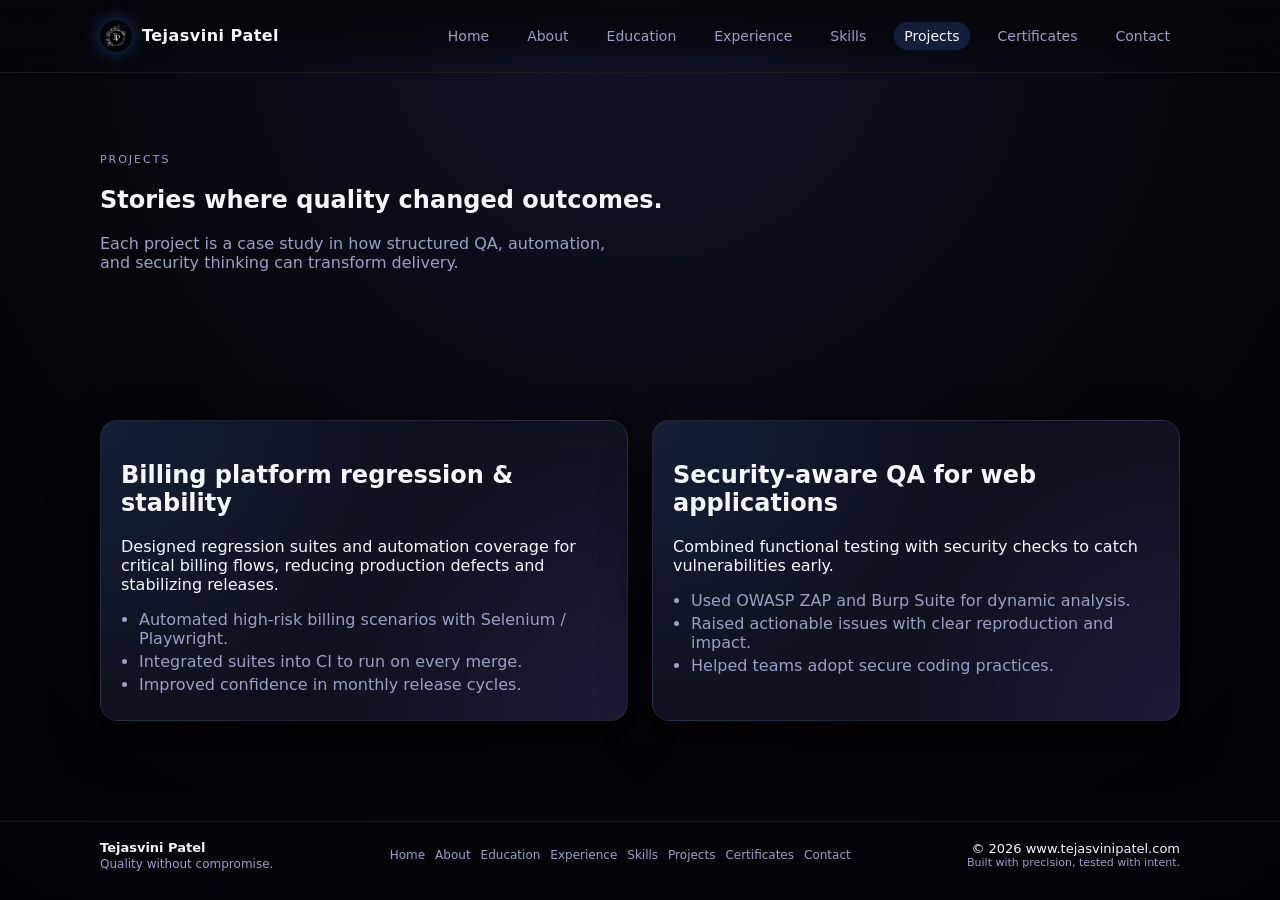
<file: projects.html>
<!DOCTYPE html>
<html lang="en">
<head>
  <meta charset="UTF-8" />
  <title>Projects | Tejasvini Patel</title>
  <meta name="viewport" content="width=device-width, initial-scale=1" />
  <link rel="icon" type="image/png" href="favicon.png" />
  <link rel="stylesheet" href="style.css" />
</head>
<body class="theme-dark">
  <header class="site-header glass-blur">
    <div class="nav-inner">
      <a href="index.html" class="brand">
        <img src="logo.png" alt="TP Logo" class="brand-logo" />
        <div class="brand-text">
          <span class="brand-name">Tejasvini Patel</span>
          <span class="brand-url"></span>
        </div>
      </a>
      <nav class="nav-links" id="navLinks">
        <a href="index.html">Home</a>
        <a href="about.html">About</a>
        <a href="education.html">Education</a>
        <a href="experience.html">Experience</a>
        <a href="skills.html">Skills</a>
        <a href="projects.html" class="active">Projects</a>
        <a href="certifications.html">Certificates</a>
        <a href="contact.html">Contact</a>
      </nav>
      <button class="nav-toggle" id="navToggle" aria-label="Toggle navigation">
        <span></span><span></span>
      </button>
    </div>
  </header>

  <main>
    <section class="section hero section-observe">
      <div class="section-header">
        <p class="eyebrow">PROJECTS</p>
        <h1>Stories where quality changed outcomes.</h1>
        <p class="hero-sub">
          Each project is a case study in how structured QA, automation, and security thinking
          can transform delivery.
        </p>
      </div>
    </section>

    <section class="section section-observe">
      <div class="grid-2">
        <div class="glass-card">
          <h2>Billing platform regression & stability</h2>
          <p>
            Designed regression suites and automation coverage for critical billing flows,
            reducing production defects and stabilizing releases.
          </p>
          <ul class="bullet-list">
            <li>Automated high-risk billing scenarios with Selenium / Playwright.</li>
            <li>Integrated suites into CI to run on every merge.</li>
            <li>Improved confidence in monthly release cycles.</li>
          </ul>
        </div>
        <div class="glass-card">
          <h2>Security-aware QA for web applications</h2>
          <p>
            Combined functional testing with security checks to catch vulnerabilities early.
          </p>
          <ul class="bullet-list">
            <li>Used OWASP ZAP and Burp Suite for dynamic analysis.</li>
            <li>Raised actionable issues with clear reproduction and impact.</li>
            <li>Helped teams adopt secure coding practices.</li>
          </ul>
        </div>
      </div>
    </section>
  </main>

  <footer class="site-footer glass-blur">
    <div class="footer-inner">
      <div class="footer-left">
        <div class="footer-name">Tejasvini Patel</div>
        <div class="footer-tagline">Quality without compromise.</div>
      </div>
      <div class="footer-nav">
        <a href="index.html">Home</a>
        <a href="about.html">About</a>
        <a href="education.html">Education</a>
        <a href="experience.html">Experience</a>
        <a href="skills.html">Skills</a>
        <a href="projects.html">Projects</a>
        <a href="certifications.html">Certificates</a>
        <a href="contact.html">Contact</a>
      </div>
      <div class="footer-right">
        <div>© 2026 www.tejasvinipatel.com</div>
        <div class="footer-note">Built with precision, tested with intent.</div>
      </div>
    </div>
  </footer>

  <script src="script.js"></script>
</body>
</html>
</file>
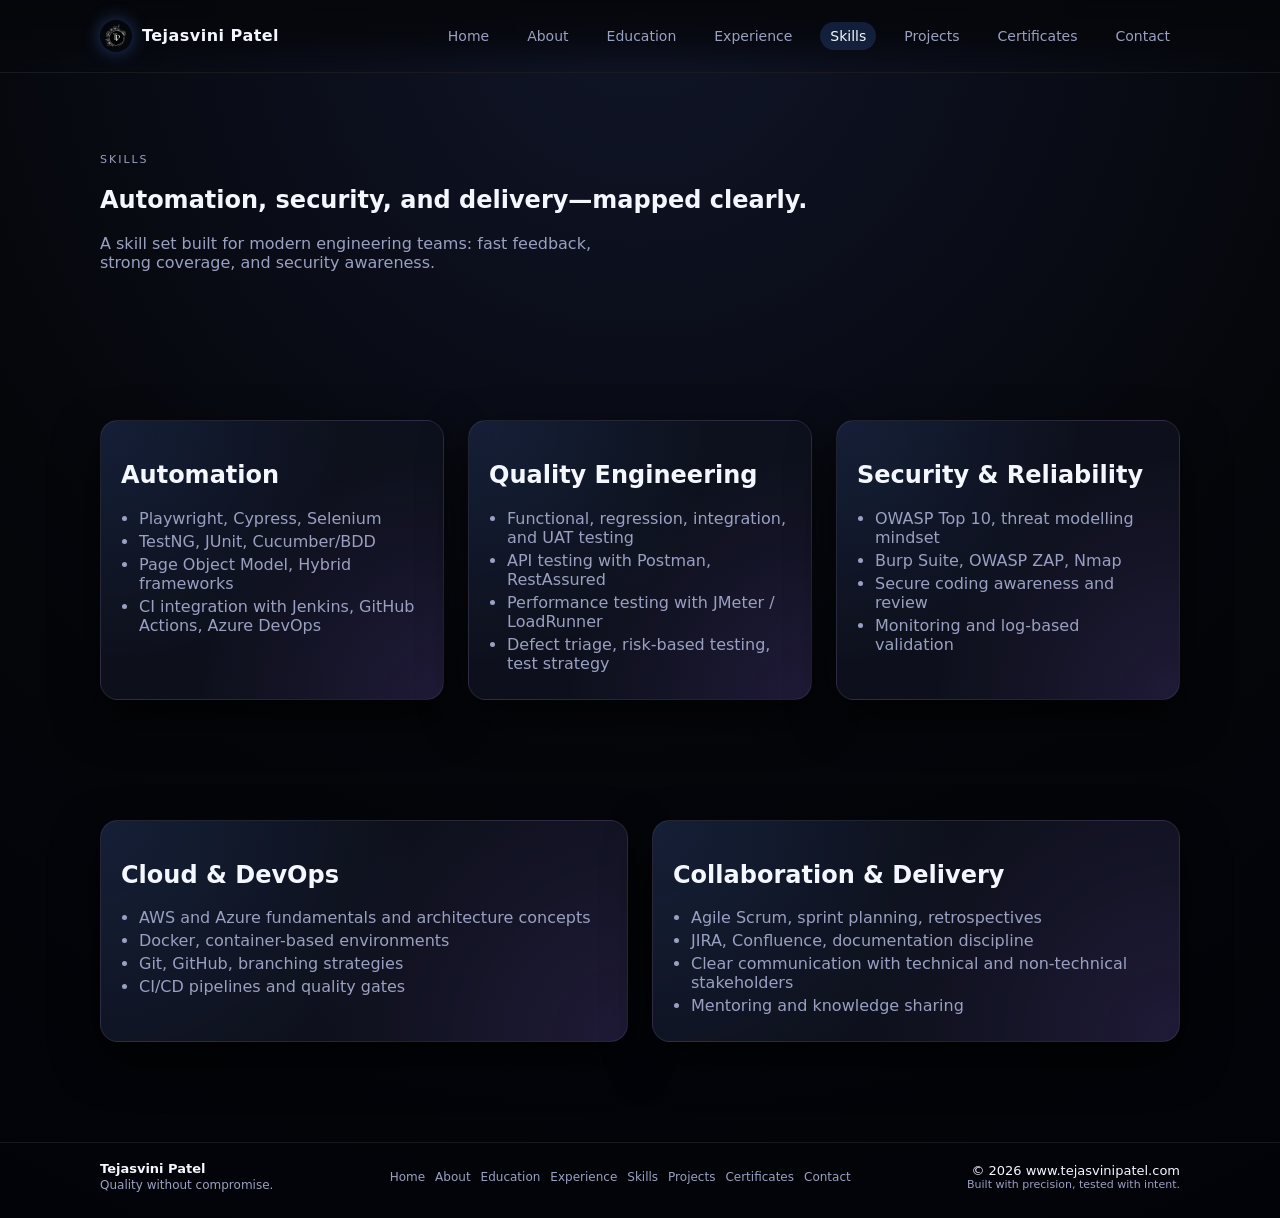
<file: skills.html>
<!DOCTYPE html>
<html lang="en">
<head>
  <meta charset="UTF-8" />
  <title>Skills | Tejasvini Patel</title>
  <meta name="viewport" content="width=device-width, initial-scale=1" />
  <link rel="icon" type="image/png" href="favicon.png" />
  <link rel="stylesheet" href="style.css" />
</head>
<body class="theme-dark">
  <header class="site-header glass-blur">
    <div class="nav-inner">
      <a href="index.html" class="brand">
        <img src="logo.png" alt="TP Logo" class="brand-logo" />
        <div class="brand-text">
          <span class="brand-name">Tejasvini Patel</span>
          <span class="brand-url"></span>
        </div>
      </a>
      <nav class="nav-links" id="navLinks">
        <a href="index.html">Home</a>
        <a href="about.html">About</a>
        <a href="education.html">Education</a>
        <a href="experience.html">Experience</a>
        <a href="skills.html" class="active">Skills</a>
        <a href="projects.html">Projects</a>
        <a href="certifications.html">Certificates</a>
        <a href="contact.html">Contact</a>
      </nav>
      <button class="nav-toggle" id="navToggle" aria-label="Toggle navigation">
        <span></span><span></span>
      </button>
    </div>
  </header>

  <main>
    <section class="section hero section-observe">
      <div class="section-header">
        <p class="eyebrow">SKILLS</p>
        <h1>Automation, security, and delivery—mapped clearly.</h1>
        <p class="hero-sub">
          A skill set built for modern engineering teams: fast feedback, strong coverage, and security awareness.
        </p>
      </div>
    </section>

    <section class="section section-observe">
      <div class="grid-3">
        <div class="glass-card">
          <h2>Automation</h2>
          <ul class="bullet-list">
            <li>Playwright, Cypress, Selenium</li>
            <li>TestNG, JUnit, Cucumber/BDD</li>
            <li>Page Object Model, Hybrid frameworks</li>
            <li>CI integration with Jenkins, GitHub Actions, Azure DevOps</li>
          </ul>
        </div>
        <div class="glass-card">
          <h2>Quality Engineering</h2>
          <ul class="bullet-list">
            <li>Functional, regression, integration, and UAT testing</li>
            <li>API testing with Postman, RestAssured</li>
            <li>Performance testing with JMeter / LoadRunner</li>
            <li>Defect triage, risk-based testing, test strategy</li>
          </ul>
        </div>
        <div class="glass-card">
          <h2>Security & Reliability</h2>
          <ul class="bullet-list">
            <li>OWASP Top 10, threat modelling mindset</li>
            <li>Burp Suite, OWASP ZAP, Nmap</li>
            <li>Secure coding awareness and review</li>
            <li>Monitoring and log-based validation</li>
          </ul>
        </div>
      </div>
    </section>

    <section class="section section-observe">
      <div class="grid-2">
        <div class="glass-card">
          <h2>Cloud & DevOps</h2>
          <ul class="bullet-list">
            <li>AWS and Azure fundamentals and architecture concepts</li>
            <li>Docker, container-based environments</li>
            <li>Git, GitHub, branching strategies</li>
            <li>CI/CD pipelines and quality gates</li>
          </ul>
        </div>
        <div class="glass-card">
          <h2>Collaboration & Delivery</h2>
          <ul class="bullet-list">
            <li>Agile Scrum, sprint planning, retrospectives</li>
            <li>JIRA, Confluence, documentation discipline</li>
            <li>Clear communication with technical and non-technical stakeholders</li>
            <li>Mentoring and knowledge sharing</li>
          </ul>
        </div>
      </div>
    </section>
  </main>

  <footer class="site-footer glass-blur">
    <div class="footer-inner">
      <div class="footer-left">
        <div class="footer-name">Tejasvini Patel</div>
        <div class="footer-tagline">Quality without compromise.</div>
      </div>
      <div class="footer-nav">
        <a href="index.html">Home</a>
        <a href="about.html">About</a>
        <a href="education.html">Education</a>
        <a href="experience.html">Experience</a>
        <a href="skills.html">Skills</a>
        <a href="projects.html">Projects</a>
        <a href="certifications.html">Certificates</a>
        <a href="contact.html">Contact</a>
      </div>
      <div class="footer-right">
        <div>© 2026 www.tejasvinipatel.com</div>
        <div class="footer-note">Built with precision, tested with intent.</div>
      </div>
    </div>
  </footer>

  <script src="script.js"></script>
</body>
</html>
</file>
<file: style.css>
:root {
  --bg: #05060a;
  --bg-elevated: rgba(15, 18, 30, 0.9);
  --accent: #4f8cff;
  --accent-soft: rgba(79, 140, 255, 0.4);
  --text: #f5f7ff;
  --text-muted: #9aa0c2;
  --border-soft: rgba(255, 255, 255, 0.08);
  --radius-lg: 18px;
  --radius-md: 12px;
  --shadow-soft: 0 18px 45px rgba(0, 0, 0, 0.7);
  --transition-fast: 0.25s ease;
  --max-width: 1120px;
  --nav-height: 72px;
}

*,
*::before,
*::after {
  box-sizing: border-box;
}

html,
body {
  margin: 0;
  padding: 0;
  font-family: system-ui, -apple-system, BlinkMacSystemFont, "SF Pro Text",
    "Segoe UI", sans-serif;
  background: radial-gradient(circle at top, #101528 0, #05060a 55%, #020308 100%);
  color: var(--text);
}

body.theme-dark {
  min-height: 100vh;
}

/* Layout */

.site-header {
  position: sticky;
  top: 0;
  z-index: 50;
  backdrop-filter: blur(18px);
  background: linear-gradient(
    to bottom,
    rgba(5, 6, 10, 0.92),
    rgba(5, 6, 10, 0.75),
    transparent
  );
  border-bottom: 1px solid var(--border-soft);
}

.nav-inner {
  max-width: var(--max-width);
  margin: 0 auto;
  height: var(--nav-height);
  display: flex;
  align-items: center;
  justify-content: space-between;
  padding: 0 20px;
}

.brand {
  display: flex;
  align-items: center;
  gap: 10px;
  text-decoration: none;
  color: var(--text);
}

.brand-logo {
  width: 32px;
  height: 32px;
  border-radius: 999px;
  object-fit: cover;
  box-shadow: 0 0 18px var(--accent-soft);
}

.brand-text {
  display: flex;
  flex-direction: column;
  line-height: 1.1;
}

.brand-name {
  font-weight: 600;
  letter-spacing: 0.03em;
}

.brand-url {
  font-size: 11px;
  color: var(--text-muted);
}

.nav-links {
  display: flex;
  gap: 18px;
  align-items: center;
}

.nav-links a {
  text-decoration: none;
  font-size: 14px;
  color: var(--text-muted);
  padding: 6px 10px;
  border-radius: 999px;
  transition: color var(--transition-fast), background var(--transition-fast),
    transform var(--transition-fast);
}

.nav-links a:hover {
  color: var(--text);
  background: rgba(255, 255, 255, 0.04);
  transform: translateY(-1px);
}

.nav-links a.active {
  color: var(--text);
  background: rgba(79, 140, 255, 0.18);
}

/* Mobile nav */

.nav-toggle {
  display: none;
  background: none;
  border: none;
  cursor: pointer;
}

.nav-toggle span {
  display: block;
  width: 20px;
  height: 2px;
  margin: 4px 0;
  background: var(--text);
  transition: transform var(--transition-fast), opacity var(--transition-fast);
}

.nav-toggle.active span:nth-child(1) {
  transform: rotate(45deg) translateY(5px);
}

.nav-toggle.active span:nth-child(2) {
  transform: rotate(-45deg) translateY(-5px);
}

/* Sections */

.section {
  max-width: var(--max-width);
  margin: 0 auto;
  padding: 60px 20px;
}

.hero {
  padding-top: 80px;
}

.hero-grid {
  display: grid;
  grid-template-columns: minmax(0, 2fr) minmax(0, 1.3fr);
  gap: 32px;
  align-items: center;
}

.hero-main h1 {
  font-size: clamp(32px, 4vw, 40px);
  margin: 10px 0 16px;
}

.hero-sub {
  color: var(--text-muted);
  max-width: 520px;
}

.hero-actions {
  display: flex;
  flex-wrap: wrap;
  gap: 12px;
  margin-top: 20px;
  margin-bottom: 25px;
}

.hero-meta {
  display: flex;
  flex-wrap: wrap;
  gap: 16px;
  font-size: 13px;
  color: var(--text-muted);
}

.eyebrow {
  text-transform: uppercase;
  letter-spacing: 0.18em;
  font-size: 11px;
  color: var(--accent);
}

.section-header {
  max-width: 720px;
  margin-bottom: 28px;
}

.section-header h2 {
  margin: 0 0 8px;
}

.section-header p {
  margin: 0;
  color: var(--text-muted);
}

/* Cards & grids */

.glass-card {
  background: radial-gradient(circle at top left, rgba(79, 140, 255, 0.12), transparent 55%),
    radial-gradient(circle at bottom right, rgba(163, 99, 255, 0.12), transparent 55%),
    var(--bg-elevated);
  border-radius: var(--radius-lg);
  border: 1px solid var(--border-soft);
  box-shadow: var(--shadow-soft);
  padding: 20px 20px 22px;
  position: relative;
  overflow: hidden;
}

.glass-card::before {
  content: "";
  position: absolute;
  inset: 0;
  background: radial-gradient(circle at top, rgba(255, 255, 255, 0.06), transparent 60%);
  opacity: 0;
  transition: opacity var(--transition-fast);
}

.glass-card:hover::before {
  opacity: 1;
}

.card-title {
  margin: 10px 0 4px;
}

.card-sub {
  margin: 0 0 14px;
  color: var(--text-muted);
}

.card-grid {
  display: grid;
  grid-template-columns: repeat(2, minmax(0, 1fr));
  gap: 12px;
  font-size: 13px;
}

.label {
  display: block;
  color: var(--text-muted);
  font-size: 11px;
  text-transform: uppercase;
  letter-spacing: 0.12em;
}

.value {
  display: block;
}

.card-link {
  display: inline-flex;
  margin-top: 14px;
  font-size: 13px;
  color: var(--accent);
  text-decoration: none;
}

.card-link:hover {
  text-decoration: underline;
}

.grid-2 {
  display: grid;
  grid-template-columns: repeat(2, minmax(0, 1fr));
  gap: 24px;
}

.grid-3 {
  display: grid;
  grid-template-columns: repeat(3, minmax(0, 1fr));
  gap: 24px;
}

.timeline,
.timeline-mini {
  display: flex;
  flex-direction: column;
  gap: 20px;
}

.timeline-item {
  position: relative;
}

.timeline-item h2,
.timeline-item h3 {
  margin-top: 0;
}

.bullet-list {
  margin: 10px 0 0;
  padding-left: 18px;
  color: var(--text-muted);
}

.bullet-list li {
  margin-bottom: 4px;
}

.section-cta {
  margin-top: 24px;
}

/* Buttons */

.btn {
  display: inline-flex;
  align-items: center;
  justify-content: center;
  padding: 9px 18px;
  border-radius: 999px;
  border: 1px solid transparent;
  font-size: 14px;
  cursor: pointer;
  text-decoration: none;
  color: var(--text);
  background: transparent;
  transition: background var(--transition-fast), transform var(--transition-fast),
    box-shadow var(--transition-fast), border-color var(--transition-fast);
}

.btn.primary {
  background: linear-gradient(135deg, #4f8cff, #a363ff);
  box-shadow: 0 0 18px var(--accent-soft);
}

.btn.primary:hover {
  box-shadow: 0 0 32px rgba(79, 140, 255, 1);
}

.btn.secondary {
  border-color: rgba(255, 255, 255, 0.18);
  background: rgba(255, 255, 255, 0.02);
}

.btn.ghost {
  border-color: rgba(255, 255, 255, 0.12);
  background: transparent;
}

.btn-glow {
  box-shadow: 0 0 18px rgba(79, 140, 255, 0.6);
}

.btn-glow:hover {
  box-shadow: 0 0 28px rgba(79, 140, 255, 1);
}

/* Universal button animation fix */
.btn {
  transition: background 0.25s ease, transform 0.25s ease, box-shadow 0.25s ease,
    border-color 0.25s ease;
}

.btn:hover {
  transform: translateY(-3px);
}

/* Scroll indicator */

.scroll-indicator {
  margin-top: 32px;
  font-size: 12px;
  color: var(--text-muted);
}

/* Profile */

.profile-photo {
  width: 96px;
  height: 96px;
  border-radius: 999px;
  object-fit: cover;
  box-shadow: 0 0 24px var(--accent-soft);
}

/* Footer */

.site-footer {
  border-top: 1px solid var(--border-soft);
  margin-top: 40px;
}

.footer-inner {
  max-width: var(--max-width);
  margin: 0 auto;
  padding: 18px 20px 26px;
  display: flex;
  align-items: center;
  justify-content: space-between;
  gap: 18px;
  font-size: 13px;
}

.footer-left {
  display: flex;
  flex-direction: column;
  gap: 2px;
}

.footer-name {
  font-weight: 600;
}

.footer-tagline {
  color: var(--text-muted);
  font-size: 12px;
}

.footer-nav {
  display: flex;
  flex-wrap: wrap;
  gap: 10px;
  justify-content: center;
}

.footer-nav a {
  text-decoration: none;
  color: var(--text-muted);
  font-size: 12px;
}

.footer-nav a:hover {
  color: var(--text);
}

.footer-right {
  text-align: right;
}

.footer-note {
  color: var(--text-muted);
  font-size: 11px;
}

/* Forms & map */

.contact-form .form-group {
  margin-bottom: 12px;
}

.contact-form label {
  display: block;
  font-size: 13px;
  margin-bottom: 4px;
}

.contact-form input,
.contact-form textarea {
  width: 100%;
  padding: 8px 10px;
  border-radius: var(--radius-md);
  border: 1px solid var(--border-soft);
  background: rgba(5, 6, 10, 0.9);
  color: var(--text);
  font-size: 13px;
}

.contact-form input:focus,
.contact-form textarea:focus {
  outline: none;
  border-color: var(--accent);
  box-shadow: 0 0 0 1px rgba(79, 140, 255, 0.4);
}

.map-container {
  border-radius: var(--radius-lg);
  overflow: hidden;
  border: 1px solid var(--border-soft);
}

/* Utilities */

.muted {
  color: var(--text-muted);
}

.small {
  font-size: 12px;
}

.center-404 {
  min-height: 100vh;
  display: flex;
  align-items: center;
  justify-content: center;
}

/* Scroll animations */

.section-observe {
  opacity: 0;
  transform: translateY(24px);
  transition: opacity 0.5s ease, transform 0.5s ease;
}

.section-observe.in-view {
  opacity: 1;
  transform: translateY(0);
  transition-delay: 0.1s;
}

/* Responsive */

@media (max-width: 900px) {
  .hero-grid {
    grid-template-columns: minmax(0, 1fr);
  }

  .grid-2 {
    grid-template-columns: minmax(0, 1fr);
  }

  .grid-3 {
    grid-template-columns: minmax(0, 1fr);
  }

  .footer-inner {
    flex-direction: column;
    align-items: flex-start;
  }

  .footer-right {
    text-align: left;
  }
}

@media (max-width: 720px) {
  .nav-links {
    position: absolute;
    top: var(--nav-height);
    right: 0;
    left: 0;
    padding: 10px 20px 16px;
    background: rgba(5, 6, 10, 0.98);
    flex-direction: column;
    gap: 8px;
    transform: translateY(-120%);
    opacity: 0;
    pointer-events: none;
    transition: transform var(--transition-fast), opacity var(--transition-fast);
  }

  .nav-links.open {
    transform: translateY(0);
    opacity: 1;
    pointer-events: auto;
  }

  .nav-toggle {
    display: block;
  }
}
</file>
